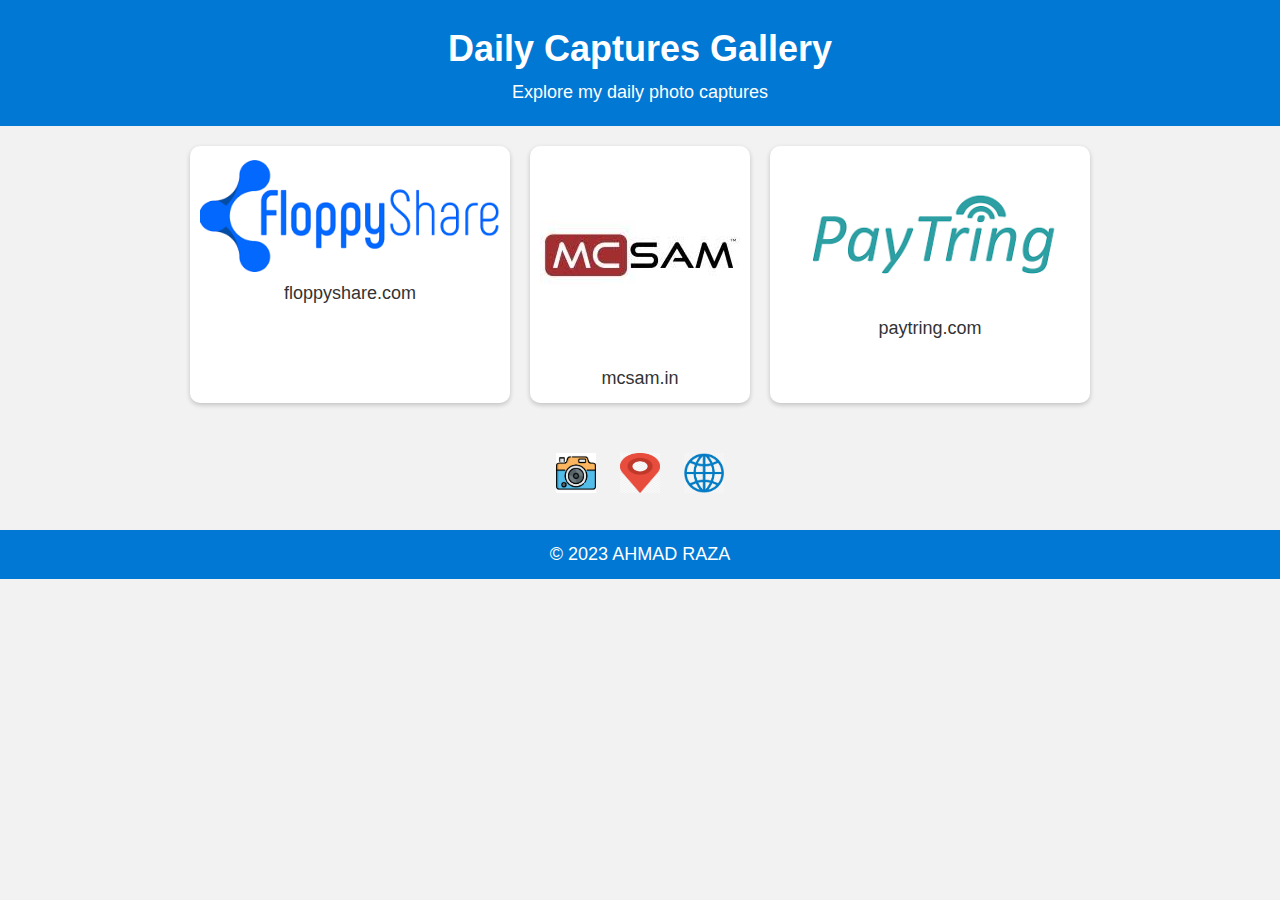
<file: backups/index.html>
<!DOCTYPE html>
<html lang="en">
<head>
    <meta charset="UTF-8">
    <meta name="viewport" content="width=device-width, initial-scale=1.0">
    <link rel="stylesheet" href="styles.css">
    <title>Daily Captures Gallery</title>
</head>
<body>
    <header>
        <h1>Daily Captures Gallery</h1>
        <p>Explore my daily photo captures</p>
    </header>

    <section class="image-gallery">
        <div class="image-card">
            <img src="image1.jpg" alt="Daily Capture 1">
            <p>floppyshare.com</p>
        </div>
        <div class="image-card">
            <img src="image2.jpg" alt="Daily Capture 2">
            <p>mcsam.in</p>
        </div>
        <div class="image-card">
            <img src="image3.jpg" alt="Daily Capture 3">
            <p>paytring.com</p>
        </div>
        <!-- Add more image cards here with your daily captures -->
    </section>

    <section class="icons">
        <img src="camera-icon.png" alt="Camera Icon">
        <img src="heart-icon.png" alt="Heart Icon">
        <img src="share-icon.png" alt="Share Icon">
    </section>

    <footer>
        <p>&copy; 2023 AHMAD RAZA</p>
    </footer>
</body>
</html>
</file>
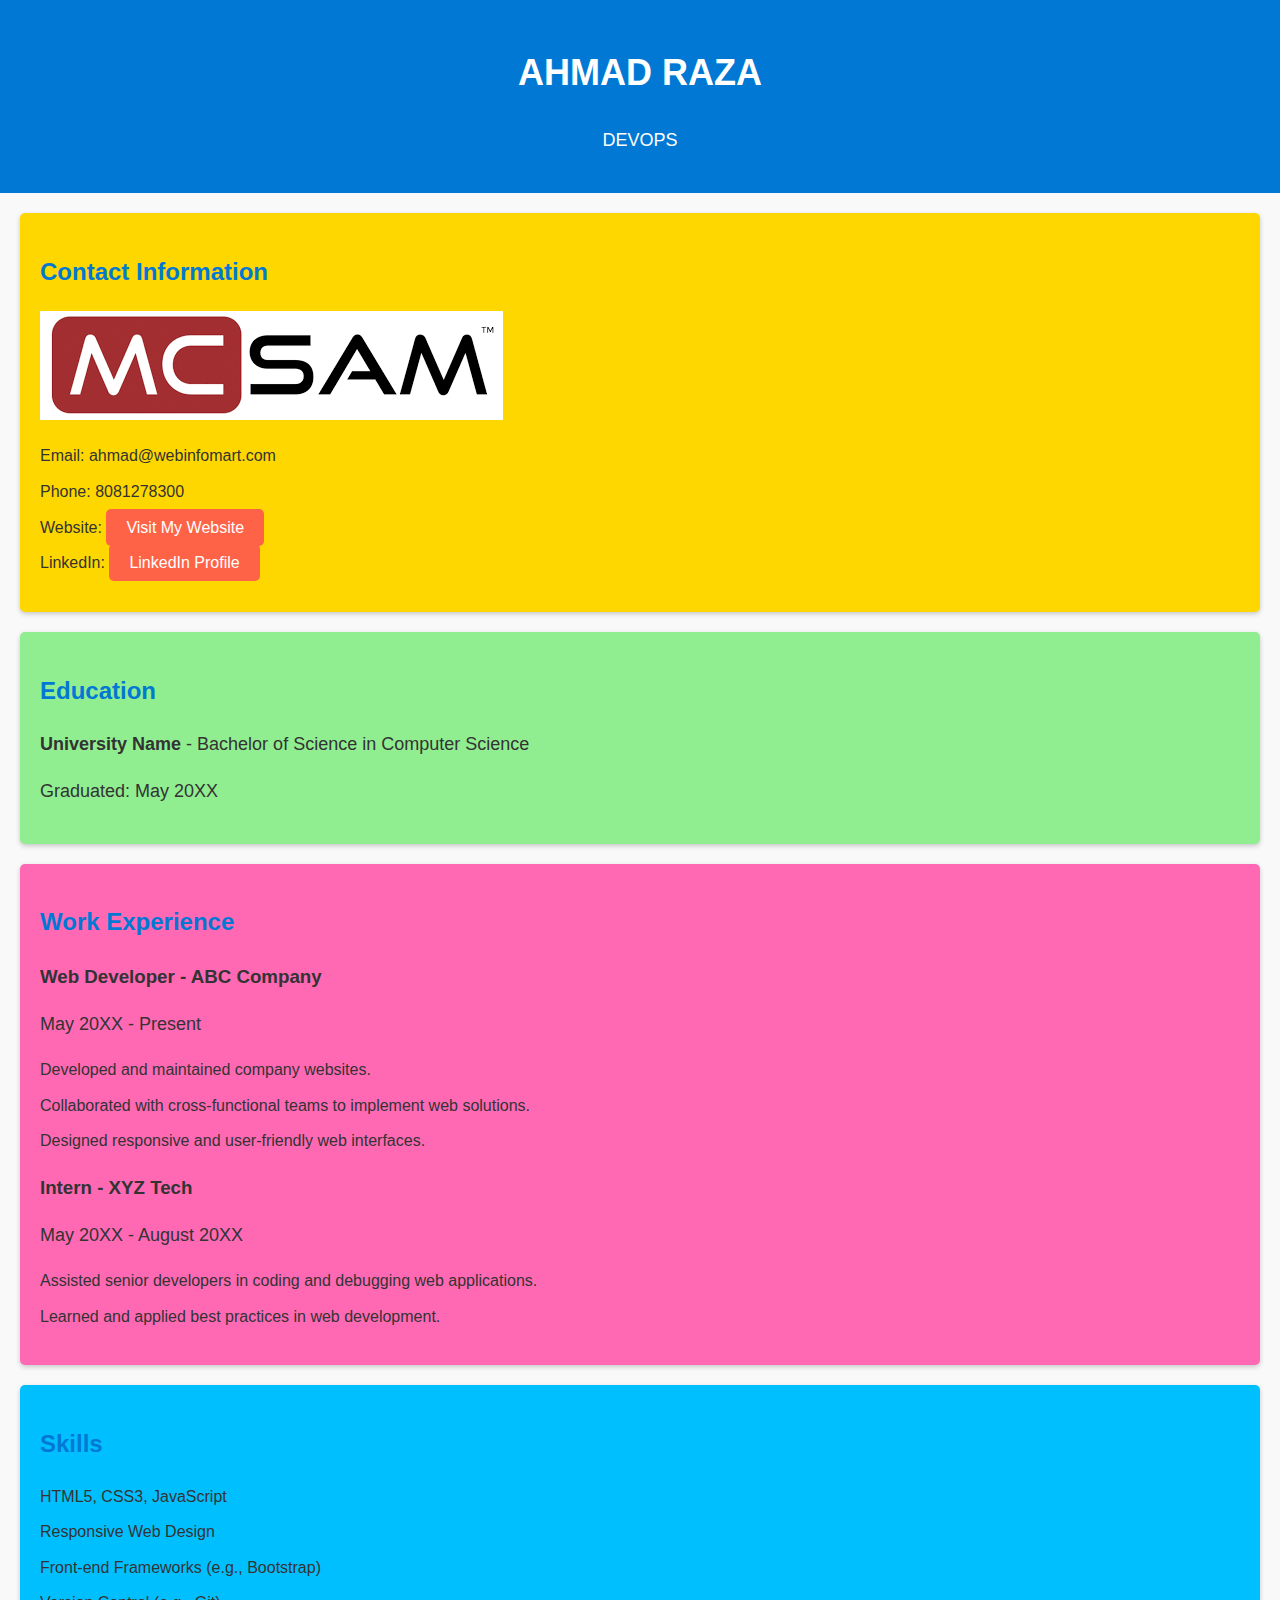
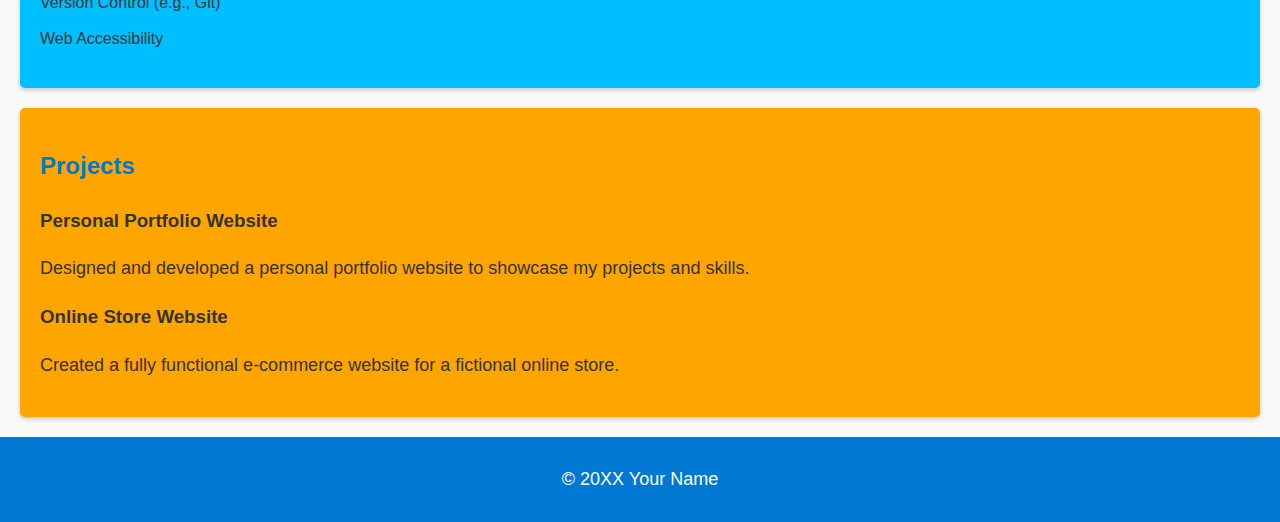
<file: webhost (copy)/index.html>
<!DOCTYPE html>
<html lang="en">
<head>
    <meta charset="UTF-8">
    <meta name="viewport" content="width=device-width, initial-scale=1.0">
    <link rel="stylesheet" href="styles.css">
    <title>Your Resume</title>
</head>
<body>
    <header>
        <h1>AHMAD RAZA</h1>
        <p>DEVOPS</p>
    </header>

    <section class="contact">
        <h2>Contact Information</h2>
        <img src="spark.jpg" alt="Your Profile Picture" class="profile-picture">
        <ul>
            <li>Email: ahmad@webinfomart.com</li>
            <li>Phone: 8081278300</li>
            <li>Website: <a href="https://localhost.com" class="button">Visit My Website</a></li>
            <li>LinkedIn: <a href="https://www.linkedin.com/in/yourprofile" class="button">LinkedIn Profile</a></li>
        </ul>
    </section>
    

    <section class="education">
        <h2>Education</h2>
        <p><strong>University Name</strong> - Bachelor of Science in Computer Science</p>
        <p>Graduated: May 20XX</p>
    </section>

    <section class="experience">
        <h2>Work Experience</h2>
        <h3>Web Developer - ABC Company</h3>
        <p>May 20XX - Present</p>
        <ul>
            <li>Developed and maintained company websites.</li>
            <li>Collaborated with cross-functional teams to implement web solutions.</li>
            <li>Designed responsive and user-friendly web interfaces.</li>
        </ul>

        <h3>Intern - XYZ Tech</h3>
        <p>May 20XX - August 20XX</p>
        <ul>
            <li>Assisted senior developers in coding and debugging web applications.</li>
            <li>Learned and applied best practices in web development.</li>
        </ul>
    </section>

    <section class="skills">
        <h2>Skills</h2>
        <ul>
            <li>HTML5, CSS3, JavaScript</li>
            <li>Responsive Web Design</li>
            <li>Front-end Frameworks (e.g., Bootstrap)</li>
            <li>Version Control (e.g., Git)</li>
            <li>Web Accessibility</li>
        </ul>
    </section>

    <section class="projects">
        <h2>Projects</h2>
        <h3>Personal Portfolio Website</h3>
        <p>Designed and developed a personal portfolio website to showcase my projects and skills.</p>

        <h3>Online Store Website</h3>
        <p>Created a fully functional e-commerce website for a fictional online store.</p>
    </section>

    <footer>
        <p>&copy; 20XX Your Name</p>
    </footer>
</body>
</html>
</file>
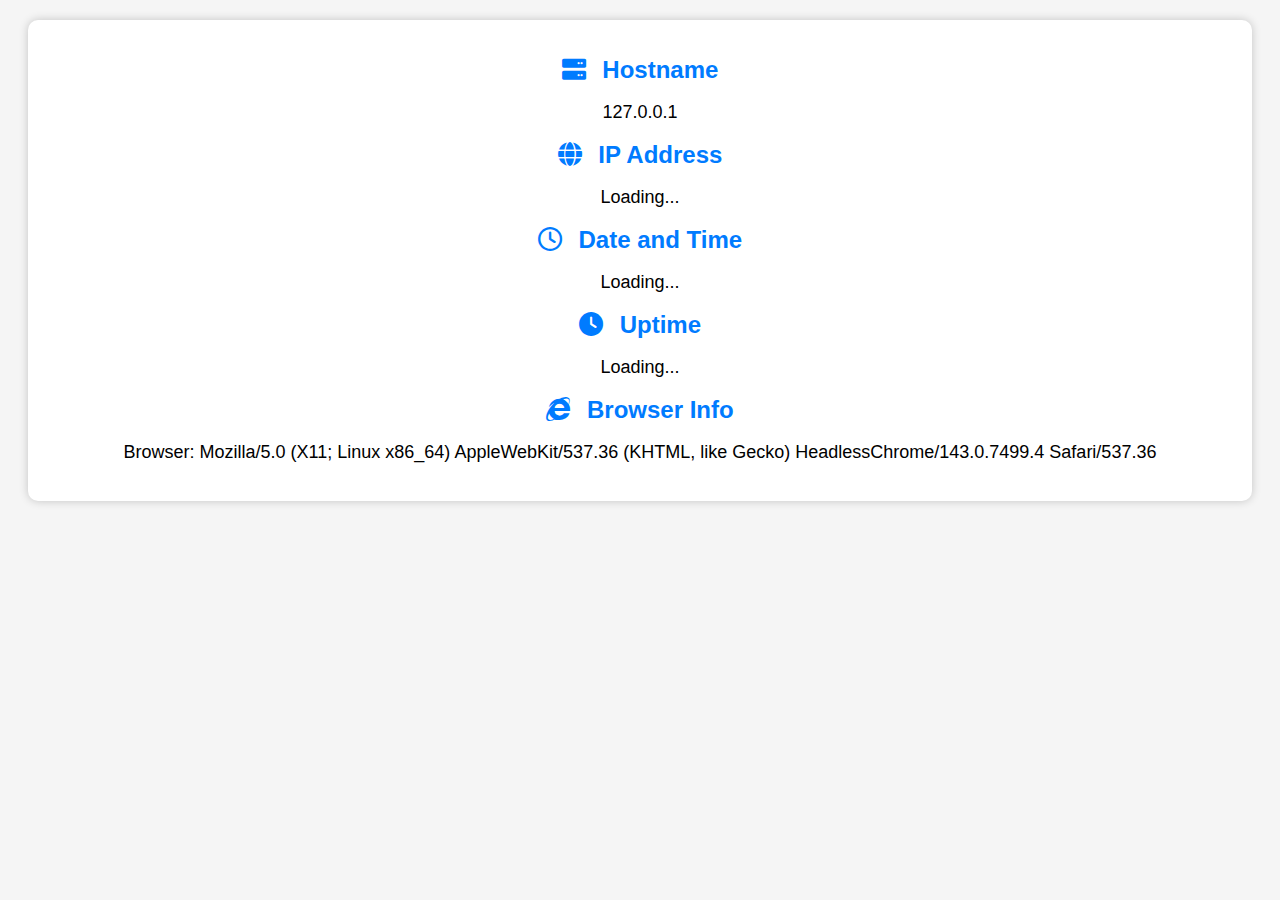
<file: webhost/index.html>
<!DOCTYPE html>
<html lang="en">
<head>
    <meta charset="UTF-8">
    <meta name="viewport" content="width=device-width, initial-scale=1.0">
    <link rel="stylesheet" href="styles.css">
    <link rel="stylesheet" href="https://cdnjs.cloudflare.com/ajax/libs/font-awesome/6.0.0-beta3/css/all.min.css">
    <title>System Information</title>
</head>
<body>
    <div class="container">
        <h1><i class="fas fa-server"></i> Hostname</h1>
        <p id="hostname">Loading...</p>
        
        <h1><i class="fas fa-globe"></i> IP Address</h1>
        <p id="ip">Loading...</p>
        
        <h1><i class="far fa-clock"></i> Date and Time</h1>
        <p id="datetime">Loading...</p>
        
        <h1><i class="fas fa-clock"></i> Uptime</h1>
        <p id="uptime">Loading...</p>
        
        <h1><i class="fab fa-internet-explorer"></i> Browser Info</h1>
        <p id="browser">Loading...</p>
    </div>
    
    <script src="script.js"></script>
</body>
</html>
</file>
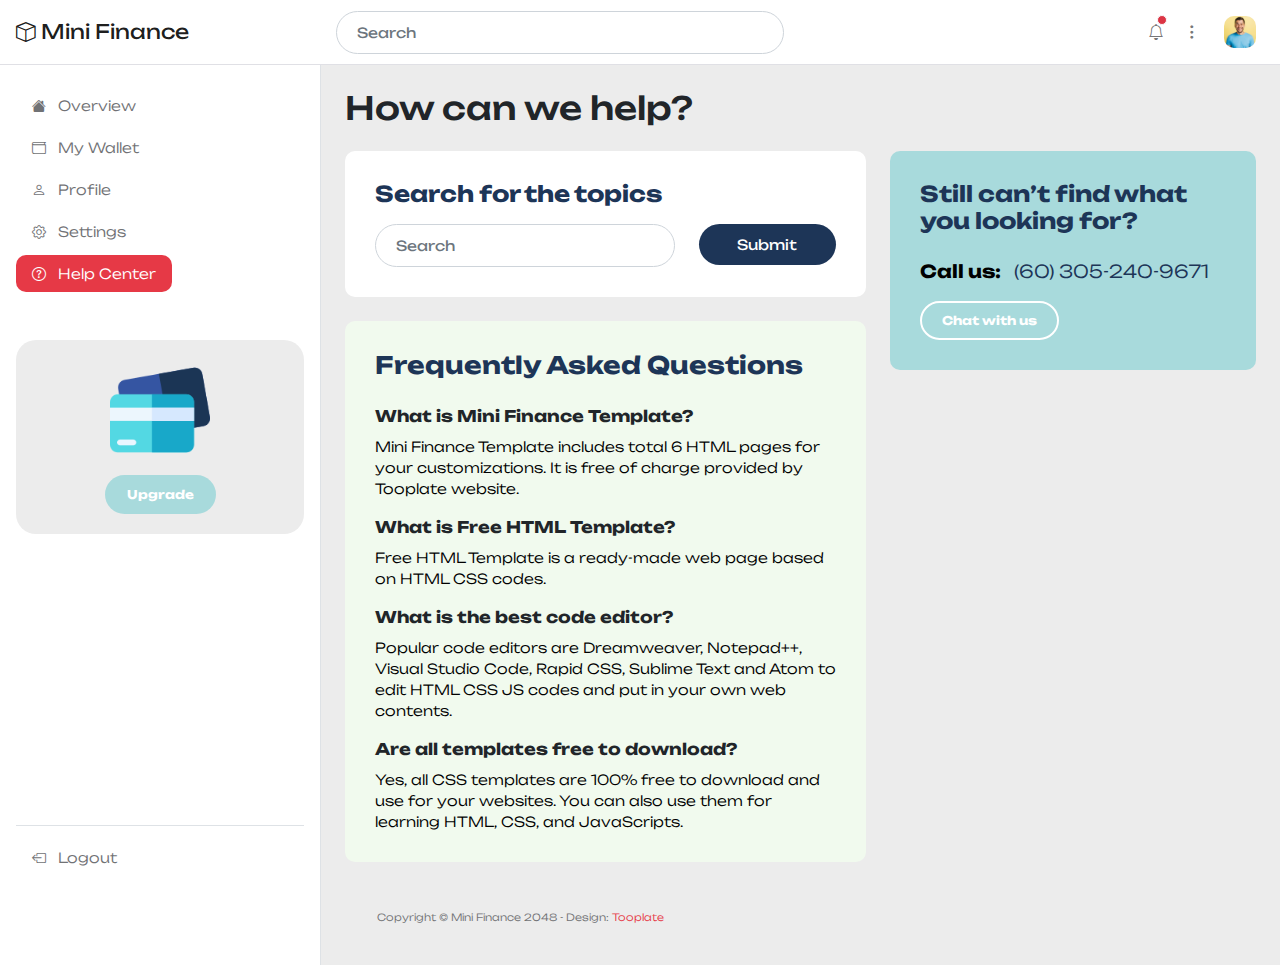
<file: docker2/help-center.html>
<!doctype html>
<html lang="en">
    <head>
        <meta charset="utf-8">
        <meta name="viewport" content="width=device-width, initial-scale=1">

        <meta name="description" content="">
        <meta name="author" content="">

        <title>Mini Finance - Help Center</title>

        <!-- CSS FILES -->      
        <link rel="preconnect" href="https://fonts.googleapis.com">
        
        <link rel="preconnect" href="https://fonts.gstatic.com" crossorigin>

        <link href="https://fonts.googleapis.com/css2?family=Unbounded:wght@300;400;700&display=swap" rel="stylesheet">

        <link href="css/bootstrap.min.css" rel="stylesheet">

        <link href="css/bootstrap-icons.css" rel="stylesheet">

        <link href="css/tooplate-mini-finance.css" rel="stylesheet">
<!--

Tooplate 2135 Mini Finance

https://www.tooplate.com/view/2135-mini-finance

Bootstrap 5 Dashboard Admin Template

-->
    </head>
    
    <body>
        <header class="navbar sticky-top flex-md-nowrap">
            <div class="col-md-3 col-lg-3 me-0 px-3 fs-6">
                <a class="navbar-brand" href="index.html">
                    <i class="bi-box"></i>
                    Mini Finance
                </a>
            </div>

            <button class="navbar-toggler position-absolute d-md-none collapsed" type="button" data-bs-toggle="collapse" data-bs-target="#sidebarMenu" aria-controls="sidebarMenu" aria-expanded="false" aria-label="Toggle navigation">
                <span class="navbar-toggler-icon"></span>
            </button>

            <form class="custom-form header-form ms-lg-3 ms-md-3 me-lg-auto me-md-auto order-2 order-lg-0 order-md-0" action="#" method="get" role="form">
                <input class="form-control" name="search" type="text" placeholder="Search" aria-label="Search">
            </form>

            <div class="navbar-nav me-lg-2">
                <div class="nav-item text-nowrap d-flex align-items-center">
                    <div class="dropdown ps-3">
                        <a class="nav-link dropdown-toggle text-center" href="#" role="button" data-bs-toggle="dropdown" aria-expanded="false">
                            <i class="bi-bell"></i>
                            <span class="position-absolute start-100 translate-middle p-1 bg-danger border border-light rounded-circle">
                                <span class="visually-hidden">New alerts</span>
                            </span>
                        </a>

                        <ul class="dropdown-menu notifications-block-wrap bg-white shadow">
                            <small>Notifications</small>

                            <li class="notifications-block border-bottom pb-2 mb-2">
                                <a class="dropdown-item d-flex align-items-center" href="#">
                                    <div class="notifications-icon-wrap bg-success">
                                        <i class="notifications-icon bi-check-circle-fill"></i>
                                    </div>

                                    <div>
                                        <span>Your account has been created successfuly.</span>

                                        <p>12 days ago</p>
                                    </div>
                                </a>
                            </li>

                            <li class="notifications-block border-bottom pb-2 mb-2">
                                <a class="dropdown-item d-flex align-items-center" href="#">
                                    <div class="notifications-icon-wrap bg-info">
                                        <i class="notifications-icon bi-folder"></i>
                                    </div>

                                    <div>
                                        <span>Please check. We have sent a Daily report.</span>

                                        <p>10 days ago</p>
                                    </div>
                                </a>
                            </li>

                            <li class="notifications-block">
                                <a class="dropdown-item d-flex align-items-center" href="#">
                                    <div class="notifications-icon-wrap bg-danger">
                                        <i class="notifications-icon bi-question-circle"></i>
                                    </div>

                                    <div>
                                        <span>Account verification failed.</span>

                                        <p>1 hour ago</p>
                                    </div>
                                </a>
                            </li>
                        </ul>
                    </div>

                    <div class="dropdown ps-1">
                        <a class="nav-link dropdown-toggle text-center" href="#" role="button" data-bs-toggle="dropdown" aria-expanded="false">
                            <i class="bi-three-dots-vertical"></i>
                        </a>

                        <div class="dropdown-menu dropdown-menu-social bg-white shadow">
                            <div class="container">
                                <div class="row">
                                    <div class="col-lg-4 col-md-4 col-4">
                                        <a class="dropdown-item text-center" href="#">
                                            <img src="images/social/search.png" class="profile-image img-fluid" alt="">
                                            <span class="d-block">Google</span>
                                        </a>
                                    </div>

                                    <div class="col-lg-4 col-md-4 col-4">
                                        <a class="dropdown-item text-center" href="#">
                                            <img src="images/social/spotify.png" class="profile-image img-fluid" alt="">
                                            <span class="d-block">Spotify</span>
                                        </a>
                                    </div>

                                    <div class="col-lg-4 col-md-4 col-4">
                                        <a class="dropdown-item text-center" href="#">
                                            <img src="images/social/telegram.png" class="profile-image img-fluid" alt="">
                                            <span class="d-block">Telegram</span>
                                        </a>
                                    </div>

                                    <div class="col-lg-4 col-md-4 col-4">
                                        <a class="dropdown-item text-center" href="#">
                                            <img src="images/social/snapchat.png" class="profile-image img-fluid" alt="">
                                            <span class="d-block">Snapchat</span>
                                        </a>
                                    </div>

                                    <div class="col-lg-4 col-md-4 col-4">
                                        <a class="dropdown-item text-center" href="#">
                                            <img src="images/social/tiktok.png" class="profile-image img-fluid" alt="">
                                            <span class="d-block">Tiktok</span>
                                        </a>
                                    </div>

                                    <div class="col-lg-4 col-md-4 col-4">
                                        <a class="dropdown-item text-center" href="#">
                                            <img src="images/social/youtube.png" class="profile-image img-fluid" alt="">
                                            <span class="d-block">Youtube</span>
                                        </a>
                                    </div>
                                </div>
                            </div>
                        </div>
                    </div>

                    <div class="dropdown px-3">
                        <a class="nav-link dropdown-toggle" href="#" role="button" data-bs-toggle="dropdown" aria-expanded="false">
                            <img src="images/medium-shot-happy-man-smiling.jpg" class="profile-image img-fluid" alt="">
                        </a>
                        <ul class="dropdown-menu bg-white shadow">
                            <li>
                                <div class="dropdown-menu-profile-thumb d-flex">
                                    <img src="images/medium-shot-happy-man-smiling.jpg" class="profile-image img-fluid me-3" alt="">

                                    <div class="d-flex flex-column">
                                        <small>Thomas</small>
                                        <a href="#">thomas@site.com</a>
                                    </div>
                                </div>
                            </li>

                            <li>
                                <a class="dropdown-item" href="profile.html">
                                    <i class="bi-person me-2"></i>
                                    Profile
                                </a>
                            </li>

                            <li>
                                <a class="dropdown-item" href="setting.html">
                                    <i class="bi-gear me-2"></i>
                                    Settings
                                </a>
                            </li>

                            <li>
                                <a class="dropdown-item" href="help-center.html">
                                    <i class="bi-question-circle me-2"></i>
                                    Help
                                </a>
                            </li>

                            <li class="border-top mt-3 pt-2 mx-4">
                                <a class="dropdown-item ms-0 me-0" href="#">
                                    <i class="bi-box-arrow-left me-2"></i>
                                    Logout
                                </a>
                            </li>
                        </ul>
                    </div>
                </div>
            </div>
        </header>

        <div class="container-fluid">
            <div class="row">
                <nav id="sidebarMenu" class="col-md-3 col-lg-3 d-md-block sidebar collapse">
                    <div class="position-sticky py-4 px-3 sidebar-sticky">
                        <ul class="nav flex-column h-100">
                            <li class="nav-item">
                                <a class="nav-link" aria-current="page" href="index.html">
                                    <i class="bi-house-fill me-2"></i>
                                    Overview
                                </a>
                            </li>

                            <li class="nav-item">
                                <a class="nav-link" href="wallet.html">
                                    <i class="bi-wallet me-2"></i>
                                    My Wallet
                                </a>
                            </li>

                            <li class="nav-item">
                                <a class="nav-link" href="profile.html">
                                    <i class="bi-person me-2"></i>
                                    Profile
                                </a>
                            </li>

                            <li class="nav-item">
                                <a class="nav-link" href="setting.html">
                                    <i class="bi-gear me-2"></i>
                                    Settings
                                </a>
                            </li>

                            <li class="nav-item">
                                <a class="nav-link active" href="help-center.html">
                                    <i class="bi-question-circle me-2"></i>
                                    Help Center
                                </a>
                            </li>

                            <li class="nav-item featured-box mt-lg-5 mt-4 mb-4">
                                <img src="images/credit-card.png" class="img-fluid" alt="">

                                <a class="btn custom-btn" href="#">Upgrade</a>
                            </li>

                            <li class="nav-item border-top mt-auto pt-2">
                                <a class="nav-link" href="#">
                                    <i class="bi-box-arrow-left me-2"></i>
                                    Logout
                                </a>
                            </li>
                        </ul>
                    </div>
                </nav>

                <main class="main-wrapper col-md-9 ms-sm-auto py-4 col-lg-9 px-md-4 border-start">
                    <div class="title-group mb-3">
                        <h1 class="h2 mb-0">How can we help?</h1>
                    </div>

                    <div class="row my-4">
                        <div class="col-lg-7 col-12">
                            <div class="custom-block bg-white">
                                <form class="custom-form search-form" action="#" method="post" role="form">
                                    <div class="row">
                                        <div class="col-lg-12 mb-2">
                                            <h6>Search for the topics</h6>
                                        </div>

                                        <div class="col-lg-8 col-md-8 col-12">
                                            <input class="form-control mb-lg-0 mb-md-0" name="search" type="text" placeholder="Search" aria-label="Search">
                                        </div>

                                        <div class="col-lg-4 col-md-4 col-12">
                                            <button type="submit" class="form-control">
                                                Submit
                                            </button>
                                        </div>
                                    </div>
                                </form>
                            </div>

                            <div class="custom-block custom-block-faq">
                                <h5 class="mb-4">Frequently Asked Questions</h5>

                                <strong class="d-block mb-2">What is Mini Finance Template?</strong>

                                <p>Mini Finance Template includes total 6 HTML pages for your customizations. It is free of charge provided by Tooplate website.</p>
                                
                                <strong class="d-block mt-3 mb-2">What is Free HTML Template?</strong>

                                <p>Free HTML Template is a ready-made web page based on HTML CSS codes.</p>

                                <strong class="d-block mt-3 mb-2">What is the best code editor?</strong>

                                <p>Popular code editors are Dreamweaver, Notepad++, Visual Studio Code, Rapid CSS, Sublime Text and Atom to edit HTML CSS JS codes and put in your own web contents.</p>

                                 <strong class="d-block mt-3 mb-2">Are all templates free to download?</strong>

                                 <p>Yes, all CSS templates are 100% free to download and use for your websites. You can also use them for learning HTML, CSS, and JavaScripts.</p>
                            </div>
                        </div>

                        <div class="col-lg-5 col-12">
                            <div class="custom-block custom-block-contact">
                                <h6 class="mb-4">Still can’t find what you looking for?</h6>

                                <p>
                                    <strong>Call us:</strong>
                                    <a href="tel: 305-240-9671" class="ms-2">
                                        (60) 
                                        305-240-9671
                                    </a>
                                </p>

                                <a href="#" class="btn custom-btn custom-btn-bg-white mt-3">
                                    Chat with us
                                </a>
                            </div>
                        </div>
                    </div>

                    <footer class="site-footer">
                        <div class="container">
                            <div class="row">
                                
                                <div class="col-lg-12 col-12">
                                    <p class="copyright-text">Copyright © Mini Finance 2048 
                                    - Design: <a rel="sponsored" href="https://www.tooplate.com" target="_blank">Tooplate</a></p>
                                </div>

                            </div>
                        </div>
                    </footer>
                </main>

            </div>
        </div>

        <!-- JAVASCRIPT FILES -->
        <script src="js/jquery.min.js"></script>
        <script src="js/bootstrap.bundle.min.js"></script>
        <script src="js/custom.js"></script>

    </body>
</html>
</file>
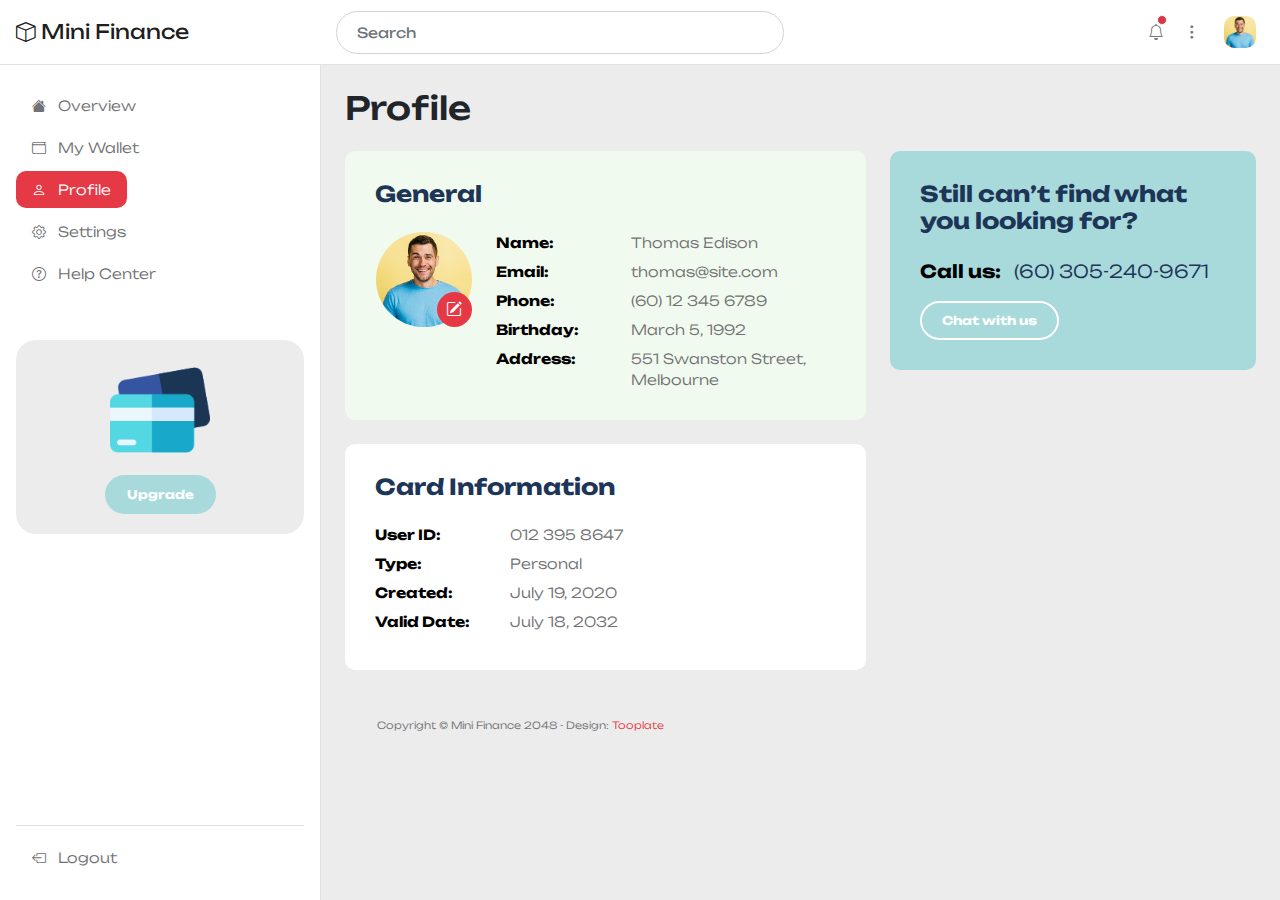
<file: docker2/profile.html>
<!doctype html>
<html lang="en">
    <head>
        <meta charset="utf-8">
        <meta name="viewport" content="width=device-width, initial-scale=1">

        <meta name="description" content="">
        <meta name="author" content="">

        <title>Mini Finance - Profile Page</title>

        <!-- CSS FILES -->      
        <link rel="preconnect" href="https://fonts.googleapis.com">
        
        <link rel="preconnect" href="https://fonts.gstatic.com" crossorigin>

        <link href="https://fonts.googleapis.com/css2?family=Unbounded:wght@300;400;700&display=swap" rel="stylesheet">

        <link href="css/bootstrap.min.css" rel="stylesheet">

        <link href="css/bootstrap-icons.css" rel="stylesheet">

        <link href="css/tooplate-mini-finance.css" rel="stylesheet">
<!--

Tooplate 2135 Mini Finance

https://www.tooplate.com/view/2135-mini-finance

Bootstrap 5 Dashboard Admin Template

-->
    </head>
    
    <body>
        <header class="navbar sticky-top flex-md-nowrap">
            <div class="col-md-3 col-lg-3 me-0 px-3 fs-6">
                <a class="navbar-brand" href="index.html">
                    <i class="bi-box"></i>
                    Mini Finance
                </a>
            </div>

            <button class="navbar-toggler position-absolute d-md-none collapsed" type="button" data-bs-toggle="collapse" data-bs-target="#sidebarMenu" aria-controls="sidebarMenu" aria-expanded="false" aria-label="Toggle navigation">
                <span class="navbar-toggler-icon"></span>
            </button>
            
            <form class="custom-form header-form ms-lg-3 ms-md-3 me-lg-auto me-md-auto order-2 order-lg-0 order-md-0" action="#" method="get" role="form">
                <input class="form-control" name="search" type="text" placeholder="Search" aria-label="Search">
            </form>

            <div class="navbar-nav me-lg-2">
                <div class="nav-item text-nowrap d-flex align-items-center">
                    <div class="dropdown ps-3">
                        <a class="nav-link dropdown-toggle text-center" href="#" role="button" data-bs-toggle="dropdown" aria-expanded="false">
                            <i class="bi-bell"></i>
                            <span class="position-absolute start-100 translate-middle p-1 bg-danger border border-light rounded-circle">
                                <span class="visually-hidden">New alerts</span>
                            </span>
                        </a>

                        <ul class="dropdown-menu notifications-block-wrap bg-white shadow">
                            <small>Notifications</small>

                            <li class="notifications-block border-bottom pb-2 mb-2">
                                <a class="dropdown-item d-flex align-items-center" href="#">
                                    <div class="notifications-icon-wrap bg-success">
                                        <i class="notifications-icon bi-check-circle-fill"></i>
                                    </div>

                                    <div>
                                        <span>Your account has been created successfuly.</span>

                                        <p>12 days ago</p>
                                    </div>
                                </a>
                            </li>

                            <li class="notifications-block border-bottom pb-2 mb-2">
                                <a class="dropdown-item d-flex align-items-center" href="#">
                                    <div class="notifications-icon-wrap bg-info">
                                        <i class="notifications-icon bi-folder"></i>
                                    </div>

                                    <div>
                                        <span>Please check. We have sent a Daily report.</span>

                                        <p>10 days ago</p>
                                    </div>
                                </a>
                            </li>

                            <li class="notifications-block">
                                <a class="dropdown-item d-flex align-items-center" href="#">
                                    <div class="notifications-icon-wrap bg-danger">
                                        <i class="notifications-icon bi-question-circle"></i>
                                    </div>

                                    <div>
                                        <span>Account verification failed.</span>

                                        <p>1 hour ago</p>
                                    </div>
                                </a>
                            </li>
                        </ul>
                    </div>

                    <div class="dropdown ps-1">
                        <a class="nav-link dropdown-toggle text-center" href="#" role="button" data-bs-toggle="dropdown" aria-expanded="false">
                            <i class="bi-three-dots-vertical"></i>
                        </a>

                        <div class="dropdown-menu dropdown-menu-social bg-white shadow">
                            <div class="container">
                                <div class="row">
                                    <div class="col-lg-4 col-md-4 col-4">
                                        <a class="dropdown-item text-center" href="#">
                                            <img src="images/social/search.png" class="profile-image img-fluid" alt="">
                                            <span class="d-block">Google</span>
                                        </a>
                                    </div>

                                    <div class="col-lg-4 col-md-4 col-4">
                                        <a class="dropdown-item text-center" href="#">
                                            <img src="images/social/spotify.png" class="profile-image img-fluid" alt="">
                                            <span class="d-block">Spotify</span>
                                        </a>
                                    </div>

                                    <div class="col-lg-4 col-md-4 col-4">
                                        <a class="dropdown-item text-center" href="#">
                                            <img src="images/social/telegram.png" class="profile-image img-fluid" alt="">
                                            <span class="d-block">Telegram</span>
                                        </a>
                                    </div>

                                    <div class="col-lg-4 col-md-4 col-4">
                                        <a class="dropdown-item text-center" href="#">
                                            <img src="images/social/snapchat.png" class="profile-image img-fluid" alt="">
                                            <span class="d-block">Snapchat</span>
                                        </a>
                                    </div>

                                    <div class="col-lg-4 col-md-4 col-4">
                                        <a class="dropdown-item text-center" href="#">
                                            <img src="images/social/tiktok.png" class="profile-image img-fluid" alt="">
                                            <span class="d-block">Tiktok</span>
                                        </a>
                                    </div>

                                    <div class="col-lg-4 col-md-4 col-4">
                                        <a class="dropdown-item text-center" href="#">
                                            <img src="images/social/youtube.png" class="profile-image img-fluid" alt="">
                                            <span class="d-block">Youtube</span>
                                        </a>
                                    </div>
                                </div>
                            </div>
                        </div>
                    </div>

                    <div class="dropdown px-3">
                        <a class="nav-link dropdown-toggle" href="#" role="button" data-bs-toggle="dropdown" aria-expanded="false">
                            <img src="images/medium-shot-happy-man-smiling.jpg" class="profile-image img-fluid" alt="">
                        </a>
                        <ul class="dropdown-menu bg-white shadow">
                            <li>
                                <div class="dropdown-menu-profile-thumb d-flex">
                                    <img src="images/medium-shot-happy-man-smiling.jpg" class="profile-image img-fluid me-3" alt="">

                                    <div class="d-flex flex-column">
                                        <small>Thomas</small>
                                        <a href="#">thomas@site.com</a>
                                    </div>
                                </div>
                            </li>

                            <li>
                                <a class="dropdown-item" href="profile.html">
                                    <i class="bi-person me-2"></i>
                                    Profile
                                </a>
                            </li>

                            <li>
                                <a class="dropdown-item" href="setting.html">
                                    <i class="bi-gear me-2"></i>
                                    Settings
                                </a>
                            </li>

                            <li>
                                <a class="dropdown-item" href="help-center.html">
                                    <i class="bi-question-circle me-2"></i>
                                    Help
                                </a>
                            </li>

                            <li class="border-top mt-3 pt-2 mx-4">
                                <a class="dropdown-item ms-0 me-0" href="#">
                                    <i class="bi-box-arrow-left me-2"></i>
                                    Logout
                                </a>
                            </li>
                        </ul>
                    </div>
                </div>
            </div>
        </header>

        <div class="container-fluid">
            <div class="row">
                <nav id="sidebarMenu" class="col-md-3 col-lg-3 d-md-block sidebar collapse">
                    <div class="position-sticky py-4 px-3 sidebar-sticky">
                        <ul class="nav flex-column h-100">
                            <li class="nav-item">
                                <a class="nav-link" aria-current="page" href="index.html">
                                    <i class="bi-house-fill me-2"></i>
                                    Overview
                                </a>
                            </li>

                            <li class="nav-item">
                                <a class="nav-link" href="wallet.html">
                                    <i class="bi-wallet me-2"></i>
                                    My Wallet
                                </a>
                            </li>

                            <li class="nav-item">
                                <a class="nav-link active" href="profile.html">
                                    <i class="bi-person me-2"></i>
                                    Profile
                                </a>
                            </li>

                            <li class="nav-item">
                                <a class="nav-link" href="setting.html">
                                    <i class="bi-gear me-2"></i>
                                    Settings
                                </a>
                            </li>

                            <li class="nav-item">
                                <a class="nav-link" href="help-center.html">
                                    <i class="bi-question-circle me-2"></i>
                                    Help Center
                                </a>
                            </li>

                            <li class="nav-item featured-box mt-lg-5 mt-4 mb-4">
                                <img src="images/credit-card.png" class="img-fluid" alt="">

                                <a class="btn custom-btn" href="#">Upgrade</a>
                            </li>

                            <li class="nav-item border-top mt-auto pt-2">
                                <a class="nav-link" href="#">
                                    <i class="bi-box-arrow-left me-2"></i>
                                    Logout
                                </a>
                            </li>
                        </ul>
                    </div>
                </nav>

                <main class="main-wrapper col-md-9 ms-sm-auto py-4 col-lg-9 px-md-4 border-start">
                    <div class="title-group mb-3">
                        <h1 class="h2 mb-0">Profile</h1>
                    </div>

                    <div class="row my-4">
                        <div class="col-lg-7 col-12">
                            <div class="custom-block custom-block-profile">
                                <div class="row">
                                    <div class="col-lg-12 col-12 mb-3">
                                        <h6>General</h6>
                                    </div>

                                    <div class="col-lg-3 col-12 mb-4 mb-lg-0">
                                        <div class="custom-block-profile-image-wrap">
                                            <img src="images/medium-shot-happy-man-smiling.jpg" class="custom-block-profile-image img-fluid" alt="">

                                            <a href="setting.html" class="bi-pencil-square custom-block-edit-icon"></a>
                                        </div>
                                    </div>

                                    <div class="col-lg-9 col-12">
                                        <p class="d-flex flex-wrap mb-2">
                                            <strong>Name:</strong>

                                            <span>Thomas Edison</span>
                                        </p>

                                        <p class="d-flex flex-wrap mb-2">
                                            <strong>Email:</strong>
                                            
                                            <a href="#">
                                                thomas@site.com
                                            </a>
                                        </p>

                                        <p class="d-flex flex-wrap mb-2">
                                            <strong>Phone:</strong>

                                            <a href="#">
                                                (60) 12 345 6789
                                            </a>
                                        </p>

                                        <p class="d-flex flex-wrap mb-2">
                                            <strong>Birthday:</strong>

                                            <span>March 5, 1992</span>
                                        </p>

                                        <p class="d-flex flex-wrap">
                                            <strong>Address:</strong>

                                            <span>551 Swanston Street, Melbourne</span>
                                        </p>
                                    </div>
                                </div>
                            </div>

                            <div class="custom-block custom-block-profile bg-white">
                                <h6 class="mb-4">Card Information</h6>

                                <p class="d-flex flex-wrap mb-2">
                                    <strong>User ID:</strong>

                                    <span>012 395 8647</span>
                                </p>

                                <p class="d-flex flex-wrap mb-2">
                                    <strong>Type:</strong>

                                    <span>Personal</span>
                                </p>

                                <p class="d-flex flex-wrap mb-2">
                                    <strong>Created:</strong>

                                    <span>July 19, 2020</span>
                                </p>

                                <p class="d-flex flex-wrap mb-2">
                                    <strong>Valid Date:</strong>

                                    <span>July 18, 2032</span>
                                </p>
                            </div>
                        </div>

                        <div class="col-lg-5 col-12">
                            <div class="custom-block custom-block-contact">
                                <h6 class="mb-4">Still can’t find what you looking for?</h6>

                                <p>
                                    <strong>Call us:</strong>
                                    <a href="tel: 305-240-9671" class="ms-2">
                                        (60) 
                                        305-240-9671
                                    </a>
                                </p>

                                <a href="#" class="btn custom-btn custom-btn-bg-white mt-3">
                                    Chat with us
                                </a>
                            </div>
                        </div>
                    </div>

                    <footer class="site-footer">
                        <div class="container">
                            <div class="row">
                                
                                <div class="col-lg-12 col-12">
                                    <p class="copyright-text">Copyright © Mini Finance 2048 
                                    - Design: <a rel="sponsored" href="https://www.tooplate.com" target="_blank">Tooplate</a></p>
                                </div>

                            </div>
                        </div>
                    </footer>
                </main>

            </div>
        </div>

        <!-- JAVASCRIPT FILES -->
        <script src="js/jquery.min.js"></script>
        <script src="js/bootstrap.bundle.min.js"></script>
        <script src="js/custom.js"></script>

    </body>
</html>
</file>
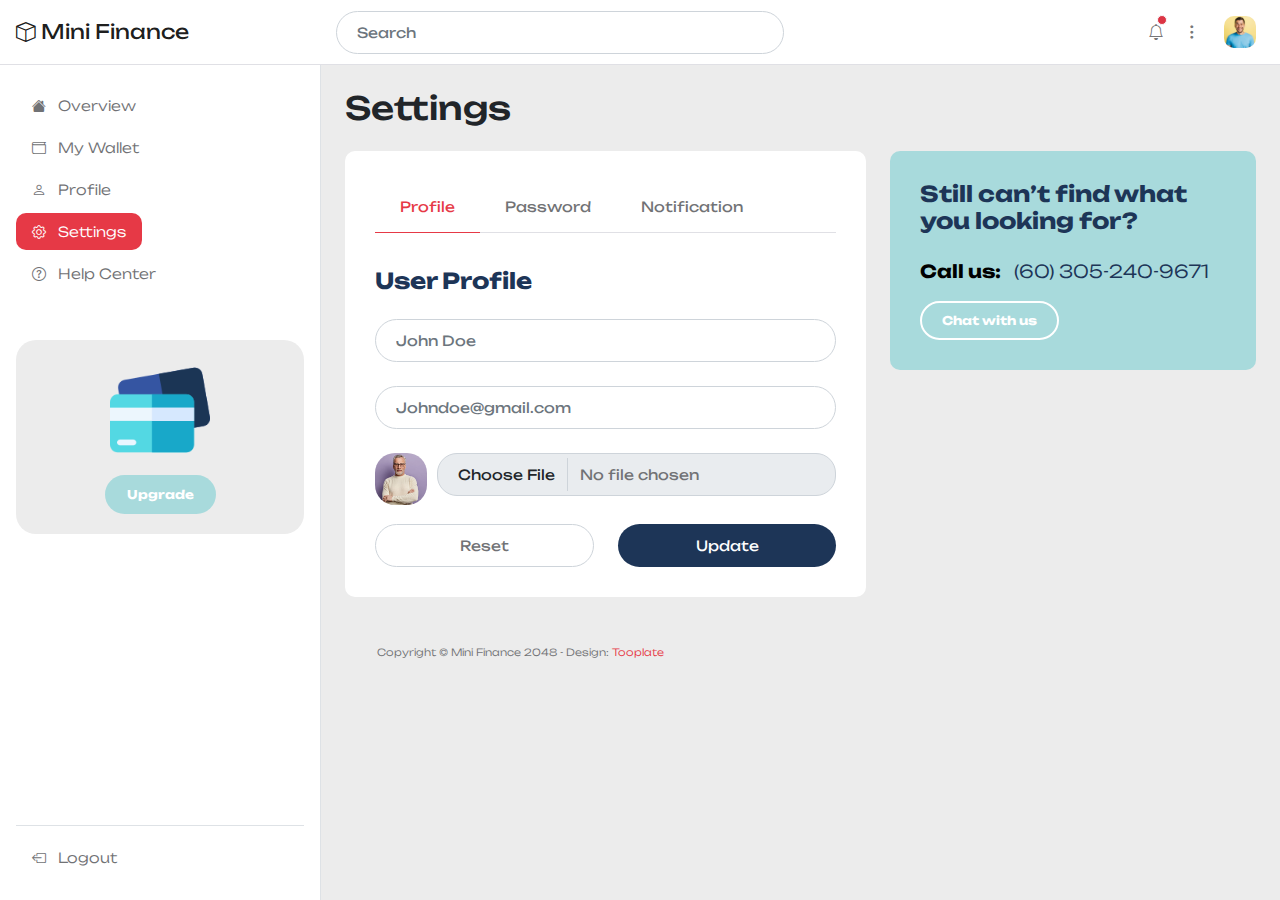
<file: docker2/setting.html>
<!doctype html>
<html lang="en">
    <head>
        <meta charset="utf-8">
        <meta name="viewport" content="width=device-width, initial-scale=1">

        <meta name="description" content="">
        <meta name="author" content="">

        <title>Mini Finance - Settings</title>

        <!-- CSS FILES -->      
        <link rel="preconnect" href="https://fonts.googleapis.com">
        
        <link rel="preconnect" href="https://fonts.gstatic.com" crossorigin>

        <link href="https://fonts.googleapis.com/css2?family=Unbounded:wght@300;400;700&display=swap" rel="stylesheet">

        <link href="css/bootstrap.min.css" rel="stylesheet">

        <link href="css/bootstrap-icons.css" rel="stylesheet">

        <link href="css/tooplate-mini-finance.css" rel="stylesheet">
<!--

Tooplate 2135 Mini Finance

https://www.tooplate.com/view/2135-mini-finance

Bootstrap 5 Dashboard Admin Template

-->
    </head>
    
    <body>
        <header class="navbar sticky-top flex-md-nowrap">
            <div class="col-md-3 col-lg-3 me-0 px-3 fs-6">
                <a class="navbar-brand" href="index.html">
                    <i class="bi-box"></i>
                    Mini Finance
                </a>
            </div>

            <button class="navbar-toggler position-absolute d-md-none collapsed" type="button" data-bs-toggle="collapse" data-bs-target="#sidebarMenu" aria-controls="sidebarMenu" aria-expanded="false" aria-label="Toggle navigation">
                <span class="navbar-toggler-icon"></span>
            </button>

            <form class="custom-form header-form ms-lg-3 ms-md-3 me-lg-auto me-md-auto order-2 order-lg-0 order-md-0" action="#" method="get" role="form">
                <input class="form-control" name="search" type="text" placeholder="Search" aria-label="Search">
            </form>

            <div class="navbar-nav me-lg-2">
                <div class="nav-item text-nowrap d-flex align-items-center">
                    <div class="dropdown ps-3">
                        <a class="nav-link dropdown-toggle text-center" href="#" role="button" data-bs-toggle="dropdown" aria-expanded="false">
                            <i class="bi-bell"></i>
                            <span class="position-absolute start-100 translate-middle p-1 bg-danger border border-light rounded-circle">
                                <span class="visually-hidden">New alerts</span>
                            </span>
                        </a>

                        <ul class="dropdown-menu notifications-block-wrap bg-white shadow">
                            <small>Notifications</small>

                            <li class="notifications-block border-bottom pb-2 mb-2">
                                <a class="dropdown-item d-flex align-items-center" href="#">
                                    <div class="notifications-icon-wrap bg-success">
                                        <i class="notifications-icon bi-check-circle-fill"></i>
                                    </div>

                                    <div>
                                        <span>Your account has been created successfuly.</span>

                                        <p>12 days ago</p>
                                    </div>
                                </a>
                            </li>

                            <li class="notifications-block border-bottom pb-2 mb-2">
                                <a class="dropdown-item d-flex align-items-center" href="#">
                                    <div class="notifications-icon-wrap bg-info">
                                        <i class="notifications-icon bi-folder"></i>
                                    </div>

                                    <div>
                                        <span>Please check. We have sent a Daily report.</span>

                                        <p>10 days ago</p>
                                    </div>
                                </a>
                            </li>

                            <li class="notifications-block">
                                <a class="dropdown-item d-flex align-items-center" href="#">
                                    <div class="notifications-icon-wrap bg-danger">
                                        <i class="notifications-icon bi-question-circle"></i>
                                    </div>

                                    <div>
                                        <span>Account verification failed.</span>

                                        <p>1 hour ago</p>
                                    </div>
                                </a>
                            </li>
                        </ul>
                    </div>

                    <div class="dropdown ps-1">
                        <a class="nav-link dropdown-toggle text-center" href="#" role="button" data-bs-toggle="dropdown" aria-expanded="false">
                            <i class="bi-three-dots-vertical"></i>
                        </a>

                        <div class="dropdown-menu dropdown-menu-social bg-white shadow">
                            <div class="container">
                                <div class="row">
                                    <div class="col-lg-4 col-md-4 col-4">
                                        <a class="dropdown-item text-center" href="#">
                                            <img src="images/social/search.png" class="profile-image img-fluid" alt="">
                                            <span class="d-block">Google</span>
                                        </a>
                                    </div>

                                    <div class="col-lg-4 col-md-4 col-4">
                                        <a class="dropdown-item text-center" href="#">
                                            <img src="images/social/spotify.png" class="profile-image img-fluid" alt="">
                                            <span class="d-block">Spotify</span>
                                        </a>
                                    </div>

                                    <div class="col-lg-4 col-md-4 col-4">
                                        <a class="dropdown-item text-center" href="#">
                                            <img src="images/social/telegram.png" class="profile-image img-fluid" alt="">
                                            <span class="d-block">Telegram</span>
                                        </a>
                                    </div>

                                    <div class="col-lg-4 col-md-4 col-4">
                                        <a class="dropdown-item text-center" href="#">
                                            <img src="images/social/snapchat.png" class="profile-image img-fluid" alt="">
                                            <span class="d-block">Snapchat</span>
                                        </a>
                                    </div>

                                    <div class="col-lg-4 col-md-4 col-4">
                                        <a class="dropdown-item text-center" href="#">
                                            <img src="images/social/tiktok.png" class="profile-image img-fluid" alt="">
                                            <span class="d-block">Tiktok</span>
                                        </a>
                                    </div>

                                    <div class="col-lg-4 col-md-4 col-4">
                                        <a class="dropdown-item text-center" href="#">
                                            <img src="images/social/youtube.png" class="profile-image img-fluid" alt="">
                                            <span class="d-block">Youtube</span>
                                        </a>
                                    </div>
                                </div>
                            </div>
                        </div>
                    </div>

                    <div class="dropdown px-3">
                        <a class="nav-link dropdown-toggle" href="#" role="button" data-bs-toggle="dropdown" aria-expanded="false">
                            <img src="images/medium-shot-happy-man-smiling.jpg" class="profile-image img-fluid" alt="">
                        </a>
                        <ul class="dropdown-menu bg-white shadow">
                            <li>
                                <div class="dropdown-menu-profile-thumb d-flex">
                                    <img src="images/medium-shot-happy-man-smiling.jpg" class="profile-image img-fluid me-3" alt="">

                                    <div class="d-flex flex-column">
                                        <small>Thomas</small>
                                        <a href="#">thomas@site.com</a>
                                    </div>
                                </div>
                            </li>

                            <li>
                                <a class="dropdown-item" href="profile.html">
                                    <i class="bi-person me-2"></i>
                                    Profile
                                </a>
                            </li>

                            <li>
                                <a class="dropdown-item" href="setting.html">
                                    <i class="bi-gear me-2"></i>
                                    Settings
                                </a>
                            </li>

                            <li>
                                <a class="dropdown-item" href="help-center.html">
                                    <i class="bi-question-circle me-2"></i>
                                    Help
                                </a>
                            </li>

                            <li class="border-top mt-3 pt-2 mx-4">
                                <a class="dropdown-item ms-0 me-0" href="#">
                                    <i class="bi-box-arrow-left me-2"></i>
                                    Logout
                                </a>
                            </li>
                        </ul>
                    </div>
                </div>
            </div>
        </header>

        <div class="container-fluid">
            <div class="row">
                <nav id="sidebarMenu" class="col-md-3 col-lg-3 d-md-block sidebar collapse">
                    <div class="position-sticky py-4 px-3 sidebar-sticky">
                        <ul class="nav flex-column h-100">
                            <li class="nav-item">
                                <a class="nav-link" aria-current="page" href="index.html">
                                    <i class="bi-house-fill me-2"></i>
                                    Overview
                                </a>
                            </li>

                            <li class="nav-item">
                                <a class="nav-link" href="wallet.html">
                                    <i class="bi-wallet me-2"></i>
                                    My Wallet
                                </a>
                            </li>

                            <li class="nav-item">
                                <a class="nav-link" href="profile.html">
                                    <i class="bi-person me-2"></i>
                                    Profile
                                </a>
                            </li>

                            <li class="nav-item">
                                <a class="nav-link active" href="setting.html">
                                    <i class="bi-gear me-2"></i>
                                    Settings
                                </a>
                            </li>

                            <li class="nav-item">
                                <a class="nav-link" href="help-center.html">
                                    <i class="bi-question-circle me-2"></i>
                                    Help Center
                                </a>
                            </li>

                            <li class="nav-item featured-box mt-lg-5 mt-4 mb-4">
                                <img src="images/credit-card.png" class="img-fluid" alt="">

                                <a class="btn custom-btn" href="#">Upgrade</a>
                            </li>

                            <li class="nav-item border-top mt-auto pt-2">
                                <a class="nav-link" href="#">
                                    <i class="bi-box-arrow-left me-2"></i>
                                    Logout
                                </a>
                            </li>
                        </ul>
                    </div>
                </nav>

                <main class="main-wrapper col-md-9 ms-sm-auto py-4 col-lg-9 px-md-4 border-start">
                    <div class="title-group mb-3">
                        <h1 class="h2 mb-0">Settings</h1>
                    </div>

                    <div class="row my-4">
                        <div class="col-lg-7 col-12">
                            <div class="custom-block bg-white">
                                <ul class="nav nav-tabs" id="myTab" role="tablist">
                                    <li class="nav-item" role="presentation">
                                        <button class="nav-link active" id="profile-tab" data-bs-toggle="tab" data-bs-target="#profile-tab-pane" type="button" role="tab" aria-controls="profile-tab-pane" aria-selected="true">Profile</button>
                                    </li>

                                    <li class="nav-item" role="presentation">
                                        <button class="nav-link" id="password-tab" data-bs-toggle="tab" data-bs-target="#password-tab-pane" type="button" role="tab" aria-controls="password-tab-pane" aria-selected="false">Password</button>
                                    </li>

                                    <li class="nav-item" role="presentation">
                                        <button class="nav-link" id="notification-tab" data-bs-toggle="tab" data-bs-target="#notification-tab-pane" type="button" role="tab" aria-controls="notification-tab-pane" aria-selected="false">Notification</button>
                                    </li>
                                </ul>

                                <div class="tab-content" id="myTabContent">
                                    <div class="tab-pane fade show active" id="profile-tab-pane" role="tabpanel" aria-labelledby="profile-tab" tabindex="0">
                                        <h6 class="mb-4">User Profile</h6>

                                        <form class="custom-form profile-form" action="#" method="post" role="form">
                                            <input class="form-control" type="text" name="profile-name" id="profile-name" placeholder="John Doe">

                                            <input class="form-control" type="email" name="profile-email" id="profile-email" placeholder="Johndoe@gmail.com">

                                            <div class="input-group mb-1">
                                                <img src="images/profile/senior-man-white-sweater-eyeglasses.jpg" class="profile-image img-fluid" alt="">

                                                <input type="file" class="form-control" id="inputGroupFile02">
                                            </div>

                                            <div class="d-flex">
                                                <button type="button" class="form-control me-3">
                                                    Reset
                                                </button>

                                                <button type="submit" class="form-control ms-2">
                                                    Update
                                                </button>
                                            </div>
                                        </form>
                                    </div>

                                    <div class="tab-pane fade" id="password-tab-pane" role="tabpanel" aria-labelledby="password-tab" tabindex="0">
                                        <h6 class="mb-4">Password</h6>

                                        <form class="custom-form password-form" action="#" method="post" role="form">
                                            <input type="password" name="password" id="password" pattern="[0-9a-zA-Z]{4,10}" class="form-control" placeholder="Current Password" required="">

                                            <input type="password" name="confirm_password" id="confirm_password" pattern="[0-9a-zA-Z]{4,10}" class="form-control" placeholder="New Password" required="">

                                            <input type="password" name="confirm_password" id="confirm_password" pattern="[0-9a-zA-Z]{4,10}" class="form-control" placeholder="Confirm Password" required="">

                                            <div class="d-flex">
                                                <button type="button" class="form-control me-3">
                                                    Reset
                                                </button>

                                                <button type="submit" class="form-control ms-2">
                                                    Update Password
                                                </button>
                                            </div>
                                        </form>
                                    </div>

                                    <div class="tab-pane fade" id="notification-tab-pane" role="tabpanel" aria-labelledby="notification-tab" tabindex="0">
                                        <h6 class="mb-4">Notification</h6>

                                        <form class="custom-form notification-form" action="#" method="post" role="form">

                                            <div class="form-check form-switch d-flex mb-3 ps-0">
                                                <label class="form-check-label" for="flexSwitchCheckCheckedOne">Account activity</label>

                                                <input class="form-check-input ms-auto" type="checkbox" name="form-check-input" role="switch" id="flexSwitchCheckCheckedOne" checked>
                                            </div>

                                            <div class="form-check form-switch d-flex mb-3 ps-0">
                                                <label class="form-check-label" for="flexSwitchCheckCheckedTwo">Payment updated</label>

                                                <input class="form-check-input ms-auto" type="checkbox" name="form-check-input" role="switch" id="flexSwitchCheckCheckedTwo" checked>
                                            </div>

                                            <div class="d-flex mt-4">
                                                <button type="button" class="form-control me-3">
                                                    Reset
                                                </button>

                                                <button type="submit" class="form-control ms-2">
                                                    Update Password
                                                </button>
                                            </div>
                                        </form>
                                    </div>
                                </div>
                            </div>
                        </div>

                        <div class="col-lg-5 col-12">
                            <div class="custom-block custom-block-contact">
                                <h6 class="mb-4">Still can’t find what you looking for?</h6>

                                <p>
                                    <strong>Call us:</strong>
                                    <a href="tel: 305-240-9671" class="ms-2">
                                        (60) 
                                        305-240-9671
                                    </a>
                                </p>

                                <a href="#" class="btn custom-btn custom-btn-bg-white mt-3">
                                    Chat with us
                                </a>
                            </div>
                        </div>
                    </div>

                    <footer class="site-footer">
                        <div class="container">
                            <div class="row">
                                
                                <div class="col-lg-12 col-12">
                                    <p class="copyright-text">Copyright © Mini Finance 2048 
                                    - Design: <a rel="sponsored" href="https://www.tooplate.com" target="_blank">Tooplate</a></p>
                                </div>

                            </div>
                        </div>
                    </footer>
                </main>

            </div>
        </div>

        <!-- JAVASCRIPT FILES -->
        <script src="js/jquery.min.js"></script>
        <script src="js/bootstrap.bundle.min.js"></script>
        <script src="js/custom.js"></script>

    </body>
</html>
</file>
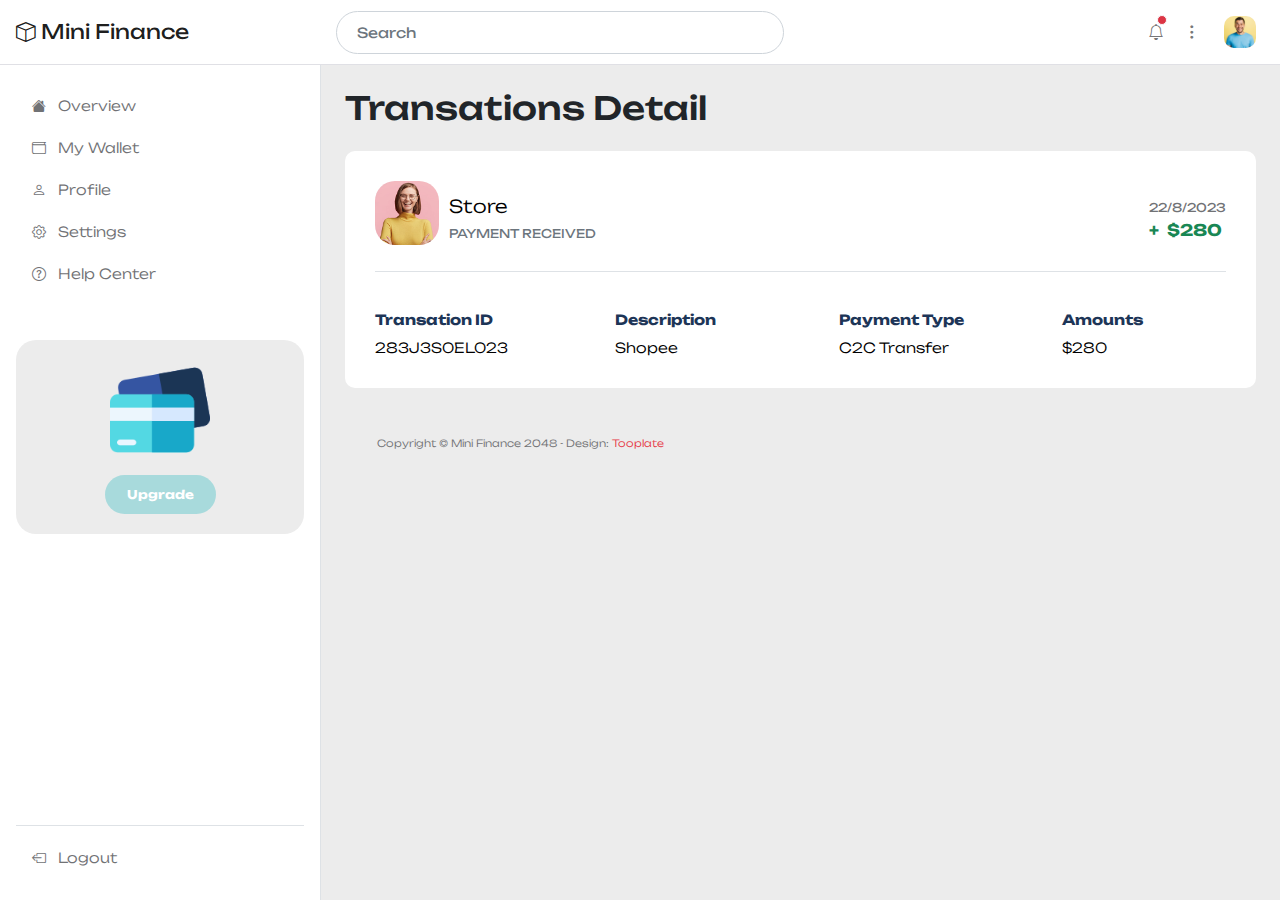
<file: docker2/transation-detail.html>
<!doctype html>
<html lang="en">
    <head>
        <meta charset="utf-8">
        <meta name="viewport" content="width=device-width, initial-scale=1">

        <meta name="description" content="">
        <meta name="author" content="">

        <title>Mini Finance - Transaction Detail</title>

        <!-- CSS FILES -->      
        <link rel="preconnect" href="https://fonts.googleapis.com">
        
        <link rel="preconnect" href="https://fonts.gstatic.com" crossorigin>

        <link href="https://fonts.googleapis.com/css2?family=Unbounded:wght@300;400;700&display=swap" rel="stylesheet">

        <link href="css/bootstrap.min.css" rel="stylesheet">

        <link href="css/bootstrap-icons.css" rel="stylesheet">

        <link href="css/apexcharts.css" rel="stylesheet">

        <link href="css/tooplate-mini-finance.css" rel="stylesheet">
<!--

Tooplate 2135 Mini Finance

https://www.tooplate.com/view/2135-mini-finance

Bootstrap 5 Dashboard Admin Template

-->
    </head>
    
    <body>
        <header class="navbar sticky-top flex-md-nowrap">
            <div class="col-md-3 col-lg-3 me-0 px-3 fs-6">
                <a class="navbar-brand" href="index.html">
                    <i class="bi-box"></i>
                    Mini Finance
                </a>
            </div>

            <button class="navbar-toggler position-absolute d-md-none collapsed" type="button" data-bs-toggle="collapse" data-bs-target="#sidebarMenu" aria-controls="sidebarMenu" aria-expanded="false" aria-label="Toggle navigation">
                <span class="navbar-toggler-icon"></span>
            </button>

            <form class="custom-form header-form ms-lg-3 ms-md-3 me-lg-auto me-md-auto order-2 order-lg-0 order-md-0" action="#" method="get" role="form">
                <input class="form-control" name="search" type="text" placeholder="Search" aria-label="Search">
            </form>

            <div class="navbar-nav me-lg-2">
                <div class="nav-item text-nowrap d-flex align-items-center">
                    <div class="dropdown ps-3">
                        <a class="nav-link dropdown-toggle text-center" href="#" role="button" data-bs-toggle="dropdown" aria-expanded="false">
                            <i class="bi-bell"></i>
                            <span class="position-absolute start-100 translate-middle p-1 bg-danger border border-light rounded-circle">
                                <span class="visually-hidden">New alerts</span>
                            </span>
                        </a>

                        <ul class="dropdown-menu notifications-block-wrap bg-white shadow">
                            <small>Notifications</small>

                            <li class="notifications-block border-bottom pb-2 mb-2">
                                <a class="dropdown-item d-flex align-items-center" href="#">
                                    <div class="notifications-icon-wrap bg-success">
                                        <i class="notifications-icon bi-check-circle-fill"></i>
                                    </div>

                                    <div>
                                        <span>Your account has been created successfuly.</span>

                                        <p>2 days ago</p>
                                    </div>
                                </a>
                            </li>

                            <li class="notifications-block border-bottom pb-2 mb-2">
                                <a class="dropdown-item d-flex align-items-center" href="#">
                                    <div class="notifications-icon-wrap bg-info">
                                        <i class="notifications-icon bi-folder"></i>
                                    </div>

                                    <div>
                                        <span>Please check. We have sent Daily report.</span>

                                        <p>10 days ago</p>
                                    </div>
                                </a>
                            </li>

                            <li class="notifications-block">
                                <a class="dropdown-item d-flex align-items-center" href="#">
                                    <div class="notifications-icon-wrap bg-danger">
                                        <i class="notifications-icon bi-question-circle"></i>
                                    </div>

                                    <div>
                                        <span>Account verification failed.</span>

                                        <p>1 hour ago</p>
                                    </div>
                                </a>
                            </li>
                        </ul>
                    </div>

                    <div class="dropdown ps-1">
                        <a class="nav-link dropdown-toggle text-center" href="#" role="button" data-bs-toggle="dropdown" aria-expanded="false">
                            <i class="bi-three-dots-vertical"></i>
                        </a>

                        <div class="dropdown-menu dropdown-menu-social bg-white shadow">
                            <div class="container">
                                <div class="row">
                                    <div class="col-lg-4 col-md-4 col-4">
                                        <a class="dropdown-item text-center" href="#">
                                            <img src="images/social/search.png" class="profile-image img-fluid" alt="">
                                            <span class="d-block">Google</span>
                                        </a>
                                    </div>

                                    <div class="col-lg-4 col-md-4 col-4">
                                        <a class="dropdown-item text-center" href="#">
                                            <img src="images/social/spotify.png" class="profile-image img-fluid" alt="">
                                            <span class="d-block">Spotify</span>
                                        </a>
                                    </div>

                                    <div class="col-lg-4 col-md-4 col-4">
                                        <a class="dropdown-item text-center" href="#">
                                            <img src="images/social/telegram.png" class="profile-image img-fluid" alt="">
                                            <span class="d-block">Telegram</span>
                                        </a>
                                    </div>

                                    <div class="col-lg-4 col-md-4 col-4">
                                        <a class="dropdown-item text-center" href="#">
                                            <img src="images/social/snapchat.png" class="profile-image img-fluid" alt="">
                                            <span class="d-block">Snapchat</span>
                                        </a>
                                    </div>

                                    <div class="col-lg-4 col-md-4 col-4">
                                        <a class="dropdown-item text-center" href="#">
                                            <img src="images/social/tiktok.png" class="profile-image img-fluid" alt="">
                                            <span class="d-block">Tiktok</span>
                                        </a>
                                    </div>

                                    <div class="col-lg-4 col-md-4 col-4">
                                        <a class="dropdown-item text-center" href="#">
                                            <img src="images/social/youtube.png" class="profile-image img-fluid" alt="">
                                            <span class="d-block">Youtube</span>
                                        </a>
                                    </div>
                                </div>
                            </div>
                        </div>
                    </div>

                    <div class="dropdown px-3">
                        <a class="nav-link dropdown-toggle" href="#" role="button" data-bs-toggle="dropdown" aria-expanded="false">
                            <img src="images/medium-shot-happy-man-smiling.jpg" class="profile-image img-fluid" alt="">
                        </a>
                        <ul class="dropdown-menu bg-white shadow">
                            <li>
                                <div class="dropdown-menu-profile-thumb d-flex">
                                    <img src="images/medium-shot-happy-man-smiling.jpg" class="profile-image img-fluid me-3" alt="">

                                    <div class="d-flex flex-column">
                                        <small>Thomas</small>
                                        <a href="#">thomas@site.com</a>
                                    </div>
                                </div>
                            </li>

                            <li>
                                <a class="dropdown-item" href="profile.html">
                                    <i class="bi-person me-2"></i>
                                    Profile
                                </a>
                            </li>

                            <li>
                                <a class="dropdown-item" href="setting.html">
                                    <i class="bi-gear me-2"></i>
                                    Settings
                                </a>
                            </li>

                            <li>
                                <a class="dropdown-item" href="help-center.html">
                                    <i class="bi-question-circle me-2"></i>
                                    Help
                                </a>
                            </li>

                            <li class="border-top mt-3 pt-2 mx-4">
                                <a class="dropdown-item ms-0 me-0" href="#">
                                    <i class="bi-box-arrow-left me-2"></i>
                                    Logout
                                </a>
                            </li>
                        </ul>
                    </div>
                </div>
            </div>
        </header>

        <div class="container-fluid">
            <div class="row">
                <nav id="sidebarMenu" class="col-md-3 col-lg-3 d-md-block sidebar collapse">
                    <div class="position-sticky py-4 px-3 sidebar-sticky">
                        <ul class="nav flex-column h-100">
                            <li class="nav-item">
                                <a class="nav-link" aria-current="page" href="index.html">
                                    <i class="bi-house-fill me-2"></i>
                                    Overview
                                </a>
                            </li>

                            <li class="nav-item">
                                <a class="nav-link" href="wallet.html">
                                    <i class="bi-wallet me-2"></i>
                                    My Wallet
                                </a>
                            </li>

                            <li class="nav-item">
                                <a class="nav-link" href="profile.html">
                                    <i class="bi-person me-2"></i>
                                    Profile
                                </a>
                            </li>

                            <li class="nav-item">
                                <a class="nav-link" href="setting.html">
                                    <i class="bi-gear me-2"></i>
                                    Settings
                                </a>
                            </li>

                            <li class="nav-item">
                                <a class="nav-link" href="help-center.html">
                                    <i class="bi-question-circle me-2"></i>
                                    Help Center
                                </a>
                            </li>

                            <li class="nav-item featured-box mt-lg-5 mt-4 mb-4">
                                <img src="images/credit-card.png" class="img-fluid" alt="">

                                <a class="btn custom-btn" href="#">Upgrade</a>
                            </li>

                            <li class="nav-item border-top mt-auto pt-2">
                                <a class="nav-link" href="#">
                                    <i class="bi-box-arrow-left me-2"></i>
                                    Logout
                                </a>
                            </li>
                        </ul>
                    </div>
                </nav>

                <main class="main-wrapper col-md-9 ms-sm-auto py-4 col-lg-9 px-md-4 border-start">
                    <div class="title-group mb-3">
                        <h1 class="h2 mb-0">Transations Detail</h1>
                    </div>

                    <div class="row my-4">
                        <div class="col-lg-12 col-12">
                            <div class="custom-block custom-block-transation-detail bg-white">
                                <div class="d-flex flex-wrap align-items-center border-bottom pb-3 mb-3">
                                    <div class="d-flex align-items-center">
                                        <img src="images/profile/young-woman-with-round-glasses-yellow-sweater.jpg" class="profile-image img-fluid" alt="">

                                        <div>
                                            <p>Store</p>

                                            <small class="text-muted">Payment Received</small>
                                        </div>
                                    </div>

                                    <div class="ms-auto">
                                        <small>22/8/2023</small>
                                        <strong class="d-block text-success"><span class="me-1">+</span> $280</strong>
                                    </div>
                                </div>

                                <div class="d-flex flex-wrap align-items-center">
                                    <div class="custom-block-transation-detail-item mt-4">
                                        <h6>Transation ID</h6>

                                        <p>283J3S0EL023</p>
                                    </div>

                                    <div class="custom-block-transation-detail-item mt-4 mx-auto px-4">
                                        <h6>Description</h6>

                                        <p>Shopee</p>
                                    </div>

                                    <div class="custom-block-transation-detail-item mt-4 ms-lg-auto px-lg-3 px-md-3">
                                        <h6>Payment Type</h6>

                                        <p>C2C Transfer</p>
                                    </div>

                                    <div class="custom-block-transation-detail-item mt-4 ms-auto me-auto">
                                        <h6>Amounts</h6>

                                        <p>$280</p>
                                    </div>
                                </div>
                                
                            </div>
                        </div>
                    </div>

                    <footer class="site-footer">
                        <div class="container">
                            <div class="row">
                                
                                <div class="col-lg-12 col-12">
                                    <p class="copyright-text">Copyright © Mini Finance 2048 
                                    - Design: <a rel="sponsored" href="https://www.tooplate.com" target="_blank">Tooplate</a></p>
                                </div>

                            </div>
                        </div>
                    </footer>
                </main>

            </div>
        </div>

        <!-- JAVASCRIPT FILES -->
        <script src="js/jquery.min.js"></script>
        <script src="js/bootstrap.bundle.min.js"></script>
        <script src="js/apexcharts.min.js"></script>
        <script src="js/custom.js"></script>

    </body>
</html>
</file>
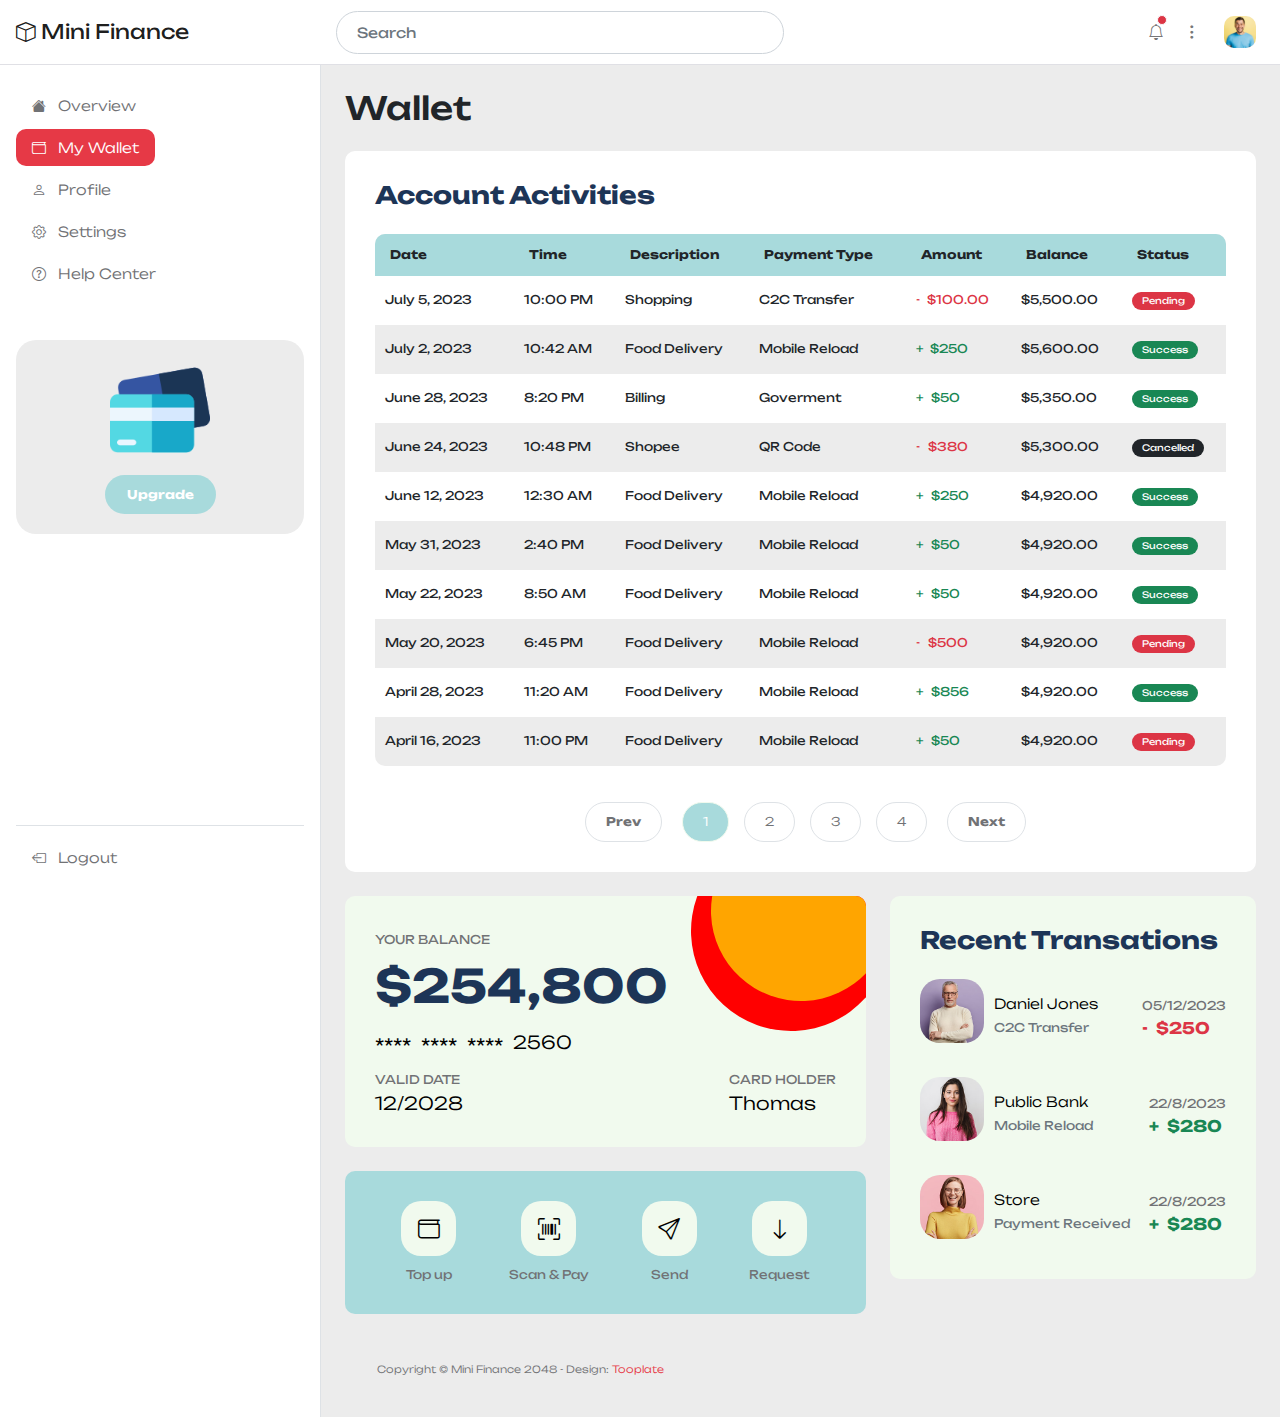
<file: docker2/wallet.html>
<!doctype html>
<html lang="en">
    <head>
        <meta charset="utf-8">
        <meta name="viewport" content="width=device-width, initial-scale=1">

        <meta name="description" content="">
        <meta name="author" content="">

        <title>Mini Finance - Wallet Page</title>

        <!-- CSS FILES -->      
        <link rel="preconnect" href="https://fonts.googleapis.com">
        
        <link rel="preconnect" href="https://fonts.gstatic.com" crossorigin>

        <link href="https://fonts.googleapis.com/css2?family=Unbounded:wght@300;400;700&display=swap" rel="stylesheet">

        <link href="css/bootstrap.min.css" rel="stylesheet">

        <link href="css/bootstrap-icons.css" rel="stylesheet">

        <link href="css/apexcharts.css" rel="stylesheet">

        <link href="css/tooplate-mini-finance.css" rel="stylesheet">
<!--

Tooplate 2135 Mini Finance

https://www.tooplate.com/view/2135-mini-finance

Bootstrap 5 Dashboard Admin Template

-->
    </head>
    
    <body>
        <header class="navbar sticky-top flex-md-nowrap">
            <div class="col-md-3 col-lg-3 me-0 px-3 fs-6">
                <a class="navbar-brand" href="index.html">
                    <i class="bi-box"></i>
                    Mini Finance
                </a>
            </div>

            <button class="navbar-toggler position-absolute d-md-none collapsed" type="button" data-bs-toggle="collapse" data-bs-target="#sidebarMenu" aria-controls="sidebarMenu" aria-expanded="false" aria-label="Toggle navigation">
                <span class="navbar-toggler-icon"></span>
            </button>

            <form class="custom-form header-form ms-lg-3 ms-md-3 me-lg-auto me-md-auto order-2 order-lg-0 order-md-0" action="#" method="get" role="form">
                <input class="form-control" name="search" type="text" placeholder="Search" aria-label="Search">
            </form>

            <div class="navbar-nav me-lg-2">
                <div class="nav-item text-nowrap d-flex align-items-center">
                    <div class="dropdown ps-3">
                        <a class="nav-link dropdown-toggle text-center" href="#" role="button" data-bs-toggle="dropdown" aria-expanded="false">
                            <i class="bi-bell"></i>
                            <span class="position-absolute start-100 translate-middle p-1 bg-danger border border-light rounded-circle">
                                <span class="visually-hidden">New alerts</span>
                            </span>
                        </a>

                        <ul class="dropdown-menu notifications-block-wrap bg-white shadow">
                            <small>Notifications</small>

                            <li class="notifications-block border-bottom pb-2 mb-2">
                                <a class="dropdown-item d-flex align-items-center" href="#">
                                    <div class="notifications-icon-wrap bg-success">
                                        <i class="notifications-icon bi-check-circle-fill"></i>
                                    </div>

                                    <div>
                                        <span>Your account has been created successfuly.</span>

                                        <p>12 days ago</p>
                                    </div>
                                </a>
                            </li>

                            <li class="notifications-block border-bottom pb-2 mb-2">
                                <a class="dropdown-item d-flex align-items-center" href="#">
                                    <div class="notifications-icon-wrap bg-info">
                                        <i class="notifications-icon bi-folder"></i>
                                    </div>

                                    <div>
                                        <span>Please check. We have sent a Daily report.</span>

                                        <p>10 days ago</p>
                                    </div>
                                </a>
                            </li>

                            <li class="notifications-block">
                                <a class="dropdown-item d-flex align-items-center" href="#">
                                    <div class="notifications-icon-wrap bg-danger">
                                        <i class="notifications-icon bi-question-circle"></i>
                                    </div>

                                    <div>
                                        <span>Account verification failed.</span>

                                        <p>1 hour ago</p>
                                    </div>
                                </a>
                            </li>
                        </ul>
                    </div>

                    <div class="dropdown ps-1">
                        <a class="nav-link dropdown-toggle text-center" href="#" role="button" data-bs-toggle="dropdown" aria-expanded="false">
                            <i class="bi-three-dots-vertical"></i>
                        </a>

                        <div class="dropdown-menu dropdown-menu-social bg-white shadow">
                            <div class="container">
                                <div class="row">
                                    <div class="col-lg-4 col-md-4 col-4">
                                        <a class="dropdown-item text-center" href="#">
                                            <img src="images/social/search.png" class="profile-image img-fluid" alt="">
                                            <span class="d-block">Google</span>
                                        </a>
                                    </div>

                                    <div class="col-lg-4 col-md-4 col-4">
                                        <a class="dropdown-item text-center" href="#">
                                            <img src="images/social/spotify.png" class="profile-image img-fluid" alt="">
                                            <span class="d-block">Spotify</span>
                                        </a>
                                    </div>

                                    <div class="col-lg-4 col-md-4 col-4">
                                        <a class="dropdown-item text-center" href="#">
                                            <img src="images/social/telegram.png" class="profile-image img-fluid" alt="">
                                            <span class="d-block">Telegram</span>
                                        </a>
                                    </div>

                                    <div class="col-lg-4 col-md-4 col-4">
                                        <a class="dropdown-item text-center" href="#">
                                            <img src="images/social/snapchat.png" class="profile-image img-fluid" alt="">
                                            <span class="d-block">Snapchat</span>
                                        </a>
                                    </div>

                                    <div class="col-lg-4 col-md-4 col-4">
                                        <a class="dropdown-item text-center" href="#">
                                            <img src="images/social/tiktok.png" class="profile-image img-fluid" alt="">
                                            <span class="d-block">Tiktok</span>
                                        </a>
                                    </div>

                                    <div class="col-lg-4 col-md-4 col-4">
                                        <a class="dropdown-item text-center" href="#">
                                            <img src="images/social/youtube.png" class="profile-image img-fluid" alt="">
                                            <span class="d-block">Youtube</span>
                                        </a>
                                    </div>
                                </div>
                            </div>
                        </div>
                    </div>

                    <div class="dropdown px-3">
                        <a class="nav-link dropdown-toggle" href="#" role="button" data-bs-toggle="dropdown" aria-expanded="false">
                            <img src="images/medium-shot-happy-man-smiling.jpg" class="profile-image img-fluid" alt="">
                        </a>
                        <ul class="dropdown-menu bg-white shadow">
                            <li>
                                <div class="dropdown-menu-profile-thumb d-flex">
                                    <img src="images/medium-shot-happy-man-smiling.jpg" class="profile-image img-fluid me-3" alt="">

                                    <div class="d-flex flex-column">
                                        <small>Thomas</small>
                                        <a href="#">thomas@site.com</a>
                                    </div>
                                </div>
                            </li>

                            <li>
                                <a class="dropdown-item" href="profile.html">
                                    <i class="bi-person me-2"></i>
                                    Profile
                                </a>
                            </li>

                            <li>
                                <a class="dropdown-item" href="setting.html">
                                    <i class="bi-gear me-2"></i>
                                    Settings
                                </a>
                            </li>

                            <li>
                                <a class="dropdown-item" href="help-center.html">
                                    <i class="bi-question-circle me-2"></i>
                                    Help
                                </a>
                            </li>

                            <li class="border-top mt-3 pt-2 mx-4">
                                <a class="dropdown-item ms-0 me-0" href="#">
                                    <i class="bi-box-arrow-left me-2"></i>
                                    Logout
                                </a>
                            </li>
                        </ul>
                    </div>
                </div>
            </div>
        </header>

        <div class="container-fluid">
            <div class="row">
                <nav id="sidebarMenu" class="col-md-3 col-lg-3 d-md-block sidebar collapse">
                    <div class="position-sticky py-4 px-3 sidebar-sticky">
                        <ul class="nav flex-column h-100">
                            <li class="nav-item">
                                <a class="nav-link" aria-current="page" href="index.html">
                                    <i class="bi-house-fill me-2"></i>
                                    Overview
                                </a>
                            </li>

                            <li class="nav-item">
                                <a class="nav-link active" href="wallet.html">
                                    <i class="bi-wallet me-2"></i>
                                    My Wallet
                                </a>
                            </li>

                            <li class="nav-item">
                                <a class="nav-link" href="profile.html">
                                    <i class="bi-person me-2"></i>
                                    Profile
                                </a>
                            </li>

                            <li class="nav-item">
                                <a class="nav-link" href="setting.html">
                                    <i class="bi-gear me-2"></i>
                                    Settings
                                </a>
                            </li>

                            <li class="nav-item">
                                <a class="nav-link" href="help-center.html">
                                    <i class="bi-question-circle me-2"></i>
                                    Help Center
                                </a>
                            </li>

                            <li class="nav-item featured-box mt-lg-5 mt-4 mb-4">
                                <img src="images/credit-card.png" class="img-fluid" alt="">

                                <a class="btn custom-btn" href="#">Upgrade</a>
                            </li>

                            <li class="nav-item border-top mt-auto pt-2">
                                <a class="nav-link" href="#">
                                    <i class="bi-box-arrow-left me-2"></i>
                                    Logout
                                </a>
                            </li>
                        </ul>
                    </div>
                </nav>

                <main class="main-wrapper col-md-9 ms-sm-auto py-4 col-lg-9 px-md-4 border-start">
                    <div class="title-group mb-3">
                        <h1 class="h2 mb-0">Wallet</h1>
                    </div>

                    <div class="row my-4">
                        <div class="col-lg-12 col-12">
                            <div class="custom-block bg-white">
                                <h5 class="mb-4">Account Activities</h5>

                                <div class="table-responsive">
                                    <table class="account-table table">
                                        <thead>
                                            <tr>
                                                <th scope="col">Date</th>

                                                <th scope="col">Time</th>

                                                <th scope="col">Description</th>

                                                <th scope="col">Payment Type</th>

                                                <th scope="col">Amount</th>

                                                <th scope="col">Balance</th>

                                                <th scope="col">Status</th>

                                            </tr>
                                        </thead>

                                        <tbody>
                                            <tr>
                                                <td scope="row">July 5, 2023</td>

                                                <td scope="row">10:00 PM</td>

                                                <td scope="row">Shopping</td>

                                                <td scope="row">C2C Transfer</td>

                                                <td class="text-danger" scope="row">
                                                    <span class="me-1">-</span>
                                                    $100.00
                                                </td>

                                                <td scope="row">$5,500.00</td>

                                                <td scope="row">
                                                    <span class="badge text-bg-danger">
                                                        Pending
                                                    </span>
                                                </td>
                                            </tr>

                                            <tr>
                                                <td scope="row">July 2, 2023</td>

                                                <td scope="row">10:42 AM</td>

                                                <td scope="row">Food Delivery</td>

                                                <td scope="row">Mobile Reload</td>

                                                <td class="text-success" scope="row">
                                                    <span class="me-1">+</span>
                                                    $250
                                                </td>

                                                <td scope="row">$5,600.00</td>

                                                <td scope="row">
                                                    <span class="badge text-bg-success">
                                                        Success
                                                    </span>
                                                </td>
                                            </tr>

                                            <tr>
                                                <td scope="row">June 28, 2023</td>

                                                <td scope="row">8:20 PM</td>

                                                <td scope="row">Billing</td>

                                                <td scope="row">Goverment</td>

                                                <td class="text-success" scope="row">
                                                <span class="me-2">+</span>$50</td>

                                                <td scope="row">$5,350.00</td>

                                                <td scope="row">
                                                    <span class="badge text-bg-success">
                                                        Success
                                                    </span>
                                                </td>
                                            </tr>

                                            <tr>
                                                <td scope="row">June 24, 2023</td>

                                                <td scope="row">10:48 PM</td>

                                                <td scope="row">Shopee</td>

                                                <td scope="row">QR Code</td>

                                                <td class="text-danger" scope="row">
                                                <span class="me-2">-</span>$380</td>

                                                <td scope="row">$5,300.00</td>

                                                <td scope="row">
                                                    <span class="badge text-bg-dark">
                                                        Cancelled
                                                    </span>
                                                </td>
                                            </tr>

                                            <tr>
                                                <td scope="row">June 12, 2023</td>

                                                <td scope="row">12:30 AM</td>

                                                <td scope="row">Food Delivery</td>

                                                <td scope="row">Mobile Reload</td>

                                                <td class="text-success" scope="row">
                                                <span class="me-2">+</span>$250</td>

                                                <td scope="row">$4,920.00</td>

                                                <td scope="row">
                                                    <span class="badge text-bg-success">
                                                        Success
                                                    </span>
                                                </td>
                                            </tr>

                                            <tr>
                                                <td scope="row">May 31, 2023</td>

                                                <td scope="row">2:40 PM</td>

                                                <td scope="row">Food Delivery</td>

                                                <td scope="row">Mobile Reload</td>

                                                <td class="text-success" scope="row">
                                                <span class="me-2">+</span>$50</td>

                                                <td scope="row">$4,920.00</td>

                                                <td scope="row">
                                                    <span class="badge text-bg-success">
                                                        Success
                                                    </span>
                                                </td>
                                            </tr>

                                            <tr>
                                                <td scope="row">May 22, 2023</td>

                                                <td scope="row">8:50 AM</td>

                                                <td scope="row">Food Delivery</td>

                                                <td scope="row">Mobile Reload</td>

                                                <td class="text-success" scope="row">
                                                <span class="me-2">+</span>$50</td>

                                                <td scope="row">$4,920.00</td>

                                                <td scope="row">
                                                    <span class="badge text-bg-success">
                                                        Success
                                                    </span>
                                                </td>
                                            </tr>

                                            <tr>
                                                <td scope="row">May 20, 2023</td>

                                                <td scope="row">6:45 PM</td>

                                                <td scope="row">Food Delivery</td>

                                                <td scope="row">Mobile Reload</td>

                                                <td class="text-danger" scope="row">
                                                <span class="me-2">-</span>$500</td>

                                                <td scope="row">$4,920.00</td>

                                                <td scope="row">
                                                    <span class="badge text-bg-danger">
                                                        Pending
                                                    </span>
                                                </td>
                                            </tr>

                                            <tr>
                                                <td scope="row">April 28, 2023</td>

                                                <td scope="row">11:20 AM</td>

                                                <td scope="row">Food Delivery</td>

                                                <td scope="row">Mobile Reload</td>

                                                <td class="text-success" scope="row">
                                                <span class="me-2">+</span>$856</td>

                                                <td scope="row">$4,920.00</td>

                                                <td scope="row">
                                                    <span class="badge text-bg-success">
                                                        Success
                                                    </span>
                                                </td>
                                            </tr>

                                            <tr>
                                                <td scope="row">April 16, 2023</td>

                                                <td scope="row">11:00 PM</td>

                                                <td scope="row">Food Delivery</td>

                                                <td scope="row">Mobile Reload</td>

                                                <td class="text-success" scope="row">
                                                <span class="me-2">+</span>$50</td>

                                                <td scope="row">$4,920.00</td>

                                                <td scope="row">
                                                    <span class="badge text-bg-danger">
                                                        Pending
                                                    </span>
                                                </td>
                                            </tr>
                                        </tbody>
                                    </table>
                                </div>

                                <nav aria-label="Page navigation example">
                                        <ul class="pagination justify-content-center mb-0">
                                            <li class="page-item">
                                                <a class="page-link" href="#" aria-label="Previous">
                                                    <span aria-hidden="true">Prev</span>
                                                </a>
                                            </li>

                                            <li class="page-item active" aria-current="page">
                                                <a class="page-link" href="#">1</a>
                                            </li>
                                            
                                            <li class="page-item">
                                                <a class="page-link" href="#">2</a>
                                            </li>
                                            
                                            <li class="page-item">
                                                <a class="page-link" href="#">3</a>
                                            </li>

                                            <li class="page-item">
                                                <a class="page-link" href="#">4</a>
                                            </li>
                                            
                                            <li class="page-item">
                                                <a class="page-link" href="#" aria-label="Next">
                                                    <span aria-hidden="true">Next</span>
                                                </a>
                                            </li>
                                        </ul>
                                    </nav>
                            </div>
                        </div>

                        <div class="col-lg-7 col-12">
                            <div class="custom-block custom-block-balance">
                                <small>Your Balance</small>

                                <h2 class="mt-2 mb-3">$254,800</h2>

                                <div class="custom-block-numbers d-flex align-items-center">
                                    <span>****</span>
                                    <span>****</span>
                                    <span>****</span>
                                    <p>2560</p>
                                </div>

                                <div class="d-flex">
                                    <div>
                                        <small>Valid Date</small>
                                        <p>12/2028</p>
                                    </div>

                                    <div class="ms-auto">
                                        <small>Card Holder</small>
                                        <p>Thomas</p>
                                    </div>
                                </div>
                            </div>

                            <div class="custom-block custom-block-bottom d-flex flex-wrap">
                                <div class="custom-block-bottom-item">
                                    <a href="#" class="d-flex flex-column">
                                        <i class="custom-block-icon bi-wallet"></i>

                                        <small>Top up</small>
                                    </a>
                                </div>

                                <div class="custom-block-bottom-item">
                                    <a href="#" class="d-flex flex-column">
                                        <i class="custom-block-icon bi-upc-scan"></i>

                                        <small>Scan & Pay</small>
                                    </a>
                                </div>

                                <div class="custom-block-bottom-item">
                                    <a href="#" class="d-flex flex-column">
                                        <i class="custom-block-icon bi-send"></i>

                                        <small>Send</small>
                                    </a>
                                </div>

                                <div class="custom-block-bottom-item">
                                    <a href="#" class="d-flex flex-column">
                                        <i class="custom-block-icon bi-arrow-down"></i>

                                        <small>Request</small>
                                    </a>
                                </div>
                            </div>
                        </div>

                        <div class="col-lg-5 col-12">
                            <div class="custom-block custom-block-transations">
                                <h5 class="mb-4">Recent Transations</h5>

                                <div class="d-flex flex-wrap align-items-center mb-4">
                                    <div class="d-flex align-items-center">
                                        <img src="images/profile/senior-man-white-sweater-eyeglasses.jpg" class="profile-image img-fluid" alt="">

                                        <div>
                                            <p>
                                                <a href="transation-detail.html">Daniel Jones</a>
                                            </p>

                                            <small class="text-muted">C2C Transfer</small>
                                        </div>
                                    </div>

                                    <div class="ms-auto">
                                        <small>05/12/2023</small>
                                        <strong class="d-block text-danger"><span class="me-1">-</span> $250</strong>
                                    </div>
                                </div>

                                <div class="d-flex flex-wrap align-items-center mb-4">
                                    <div class="d-flex align-items-center">
                                        <img src="images/profile/young-beautiful-woman-pink-warm-sweater.jpg" class="profile-image img-fluid" alt="">

                                        <div>
                                            <p>
                                                <a href="transation-detail.html">Public Bank</a>
                                            </p>

                                            <small class="text-muted">Mobile Reload</small>
                                        </div>
                                    </div>

                                    <div class="ms-auto">
                                        <small>22/8/2023</small>
                                        <strong class="d-block text-success"><span class="me-1">+</span> $280</strong>
                                    </div>
                                </div>

                                <div class="d-flex flex-wrap align-items-center">
                                    <div class="d-flex align-items-center">
                                        <img src="images/profile/young-woman-with-round-glasses-yellow-sweater.jpg" class="profile-image img-fluid" alt="">

                                        <div>
                                            <p><a href="transation-detail.html">Store</a></p>

                                            <small class="text-muted">Payment Received</small>
                                        </div>
                                    </div>

                                    <div class="ms-auto">
                                        <small>22/8/2023</small>
                                        <strong class="d-block text-success"><span class="me-1">+</span> $280</strong>
                                    </div>
                                </div>
                            </div>

                        </div>
                    </div>

                    <footer class="site-footer">
                        <div class="container">
                            <div class="row">
                                
                                <div class="col-lg-12 col-12">
                                    <p class="copyright-text">Copyright © Mini Finance 2048 
                                    - Design: <a rel="sponsored" href="https://www.tooplate.com" target="_blank">Tooplate</a></p>
                                </div>

                            </div>
                        </div>
                    </footer>
                </main>

            </div>
        </div>

        <!-- JAVASCRIPT FILES -->
        <script src="js/jquery.min.js"></script>
        <script src="js/bootstrap.bundle.min.js"></script>
        <script src="js/apexcharts.min.js"></script>
        <script src="js/custom.js"></script>
    </body>
</html>
</file>
<file: webhost (copy)/styles.css>
body {
    font-family: Arial, sans-serif;
    margin: 0;
    padding: 0;
    background-color: #f9f9f9;
    color: #333;
    line-height: 1.6;
}

header {
    background-color: #0078d4;
    color: #fff;
    text-align: center;
    padding: 20px 0;
}

h1 {
    font-size: 36px;
}

p {
    font-size: 18px;
}

/* Colorful section styles */
section {
    margin: 20px;
    padding: 20px;
    background-color: #fff;
    border-radius: 5px;
    box-shadow: 0px 2px 5px rgba(0, 0, 0, 0.2);
}

h2 {
    font-size: 24px;
    color: #0078d4; /* Blue heading color */
}

ul {
    list-style: none;
    padding: 0;
}

li {
    margin-bottom: 10px;
}

/* Add some color to the footer */
footer {
    text-align: center;
    padding: 10px 0;
    background-color: #0078d4;
    color: #fff;
}

/* Colorful button style for links */
a.button {
    background-color: #ff6347; /* Tomato color */
    color: #fff;
    padding: 10px 20px;
    text-decoration: none;
    border-radius: 5px;
}

a.button:hover {
    background-color: #ff4500; /* Hover color */
}

/* Colorful section background colors */
.contact {
    background-color: #ffd700; /* Yellow */
}

.education {
    background-color: #90ee90; /* Light Green */
}

.experience {
    background-color: #ff69b4; /* Pink */
}

.skills {
    background-color: #00bfff; /* Dodger Blue */
}

.projects {
    background-color: #ffa500; /* Orange */
}
</file>
<file: webhost/styles.css>
body {
    font-family: Arial, sans-serif;
    background-color: #f5f5f5;
    text-align: center;
}

.container {
    background-color: #fff;
    padding: 20px;
    margin: 20px;
    border-radius: 10px;
    box-shadow: 0px 0px 10px rgba(0, 0, 0, 0.2);
}

h1 {
    font-size: 24px;
    margin-bottom: 10px;
    color: #007BFF;
}

p {
    font-size: 18px;
}

i {
    margin-right: 10px;
}

/* Style icons using Font Awesome classes */
.fa-server, .fa-globe, .fa-clock, .fa-internet-explorer {
    color: #007BFF;
    font-size: 24px;
}
</file>
<file: docker2/css/tooplate-mini-finance.css>
/*

Tooplate 2135 Mini Finance

https://www.tooplate.com/view/2135-mini-finance

*/

/*---------------------------------------
  CUSTOM PROPERTIES ( VARIABLES )             
-----------------------------------------*/
:root {
  --white-color:                  #ffffff;
  --primary-color:                #E63946;
  --secondary-color:              #F1FAEE;
  --section-bg-color:             #ececec;
  --primary-bg-color:             #E63946;
  --custom-btn-bg-color:          #A8DADC;
  --custom-btn-bg-hover-color:    #1D3557;
  --heading-color:                #1D3557;
  --dark-color:                   #000000;
  --p-color:                      #717275;
  --border-color:                 #e0e0e5;
  --link-hover-color:             #E63946;

  --body-font-family:             'Unbounded';

  --h1-font-size:                 74px;
  --h2-font-size:                 46px;
  --h3-font-size:                 32px;
  --h4-font-size:                 28px;
  --h5-font-size:                 24px;
  --h6-font-size:                 22px;
  --p-font-size:                  18px;
  --menu-font-size:               14px;
  --btn-font-size:                12px;
  --copyright-font-size:          10px;

  --border-radius-large:          100px;
  --border-radius-medium:         20px;
  --border-radius-small:          10px;

  --font-weight-light:            300;
  --font-weight-normal:           400;
  --font-weight-bold:             700;
}

body {
  background-color: var(--white-color);
  font-family: var(--body-font-family); 
}


/*---------------------------------------
  TYPOGRAPHY               
-----------------------------------------*/

h2,
h3,
h4,
h5,
h6 {
  color: var(--heading-color);
}

h1,
h2,
h3,
h4,
h5,
h6 {
  font-weight: var(--font-weight-bold);
}

h1 {
  font-size: var(--h1-font-size);
}

h2 {
  font-size: var(--h2-font-size);
}

h3 {
  font-size: var(--h3-font-size);
}

h4 {
  font-size: var(--h4-font-size);
}

h5 {
  font-size: var(--h5-font-size);
}

h6 {
  font-size: var(--h6-font-size);
}

p {
  color: var(--p-color);
  font-size: var(--p-font-size);
  font-weight: var(--font-weight-light);
}

ul li {
  color: var(--p-color);
  font-size: var(--p-font-size);
  font-weight: var(--font-weight-light);
}

a, 
button {
  touch-action: manipulation;
  transition: all 0.3s;
}

a {
  display: inline-block;
  color: var(--primary-color);
  text-decoration: none;
}

a:hover {
  color: var(--link-hover-color);
}

b,
strong {
  font-weight: var(--font-weight-bold);
}


/*---------------------------------------
  SECTION               
-----------------------------------------*/
.main-wrapper {
  background: var(--section-bg-color);
  min-height: calc(100vh - 65px);
}

.section-padding {
  padding: 100px 50px;
}

.title-group small {
  font-weight: var(--font-weight-light);
}

.custom-block.section-bg,
.section-bg {
  background-color: var(--section-bg-color);
}

.custom-block.primary-bg {
  background: var(--primary-bg-color);
}

.featured-box {
  background-color: var(--section-bg-color);
  border-radius: var(--border-radius-medium);
  padding: 20px;
  text-align: center;
}

.featured-box img {
  display: block;
  margin: auto;
  margin-bottom: 15px;
  width: 100px;
  height: auto;
}


/*---------------------------------------
  TAB BAR              
-----------------------------------------*/
.tab-content {
  background-color: var(--white-color);
  border-radius: var(--border-radius-medium);
}

.nav-tabs {
  border-bottom: 1px solid var(--border-color);
  margin-bottom: 35px;
}

.nav-tabs .nav-link {
  border-radius: 0;
  border-top: 0;
  border-right: 0;
  border-left: 0;
  color: var(--p-color);
  font-size: var(--menu-font-size);
  font-weight: var(--font-weight-normal);
  padding: 15px 25px;
  transition: all 0.3s;
}

.nav-tabs .nav-item.show .nav-link, 
.nav-tabs .nav-link.active,
.nav-tabs .nav-link:focus, 
.nav-tabs .nav-link:hover {
  border-bottom-color: var(--primary-color);
  color: var(--primary-color);
}


/*---------------------------------------
  PROFILE IMAGE              
-----------------------------------------*/
.profile-image {
  border-radius: var(--border-radius-small);
  width: 32px;
  height: 32px;
  object-fit: cover;
}

.custom-block-profile-image-wrap {
  max-width: 95.71px;
  margin: auto;
  position: relative;
}

.custom-block-profile-front .custom-block-profile-image-wrap {
  max-width: 130px;
}

.custom-block-profile-front .custom-block-profile-image {
  width: 130px;
  height: 130px;
}

.custom-block-profile-image {
  border-radius: var(--border-radius-large);
  display: block;
  margin: auto;
  width: 95.71px;
  height: 95.71px;
  object-fit: cover;
}

.custom-block .profile-image {
  border-radius: var(--border-radius-medium);
  width: 64px;
  height: 64px;
  margin-right: 10px;
  margin-bottom: 10px;
}

.profile-rounded {
  background: var(--white-color);
  border-radius: var(--border-radius-medium);
  display: inline-block;
  vertical-align: top;
  width: 64px;
  height: 64px;
  text-align: center;
}

.profile-rounded-icon {
  font-size: var(--h2-font-size);
}

.dropdown-menu-profile-thumb {
  margin: 15px 25px;
}

.dropdown-menu-profile-thumb small,
.dropdown-menu-profile-thumb a {
  font-size: var(--btn-font-size);
}

.dropdown-menu.dropdown-menu-social {
  min-width: 340px;
}

.dropdown-menu-social .profile-image {
  margin-bottom: 5px;
}

.dropdown .dropdown-menu-social span {
  font-size: var(--btn-font-size);
}

.dropdown .dropdown-menu-social .dropdown-item {
  display: block;
  margin: auto;
  margin-bottom: 5px;
  padding-right: 0;
  padding-left: 0;
}

.dropdown .dropdown-menu-social .dropdown-item:hover {
  background: var(--section-bg-color);
  color: var(--p-color);
}


/*---------------------------------------
  NOTIFICATIONS ICON              
-----------------------------------------*/
.dropdown-menu.notifications-block-wrap {
  min-width: 465px;
}

.notifications-block-wrap small {
  background: var(--custom-btn-bg-color);
  display: block;
  padding: 15px 30px;
  margin-top: -15px;
  margin-bottom: 10px;
}

.notifications-block p {
  font-size: var(--btn-font-size);
  margin-bottom: 0;
}

.notifications-block span {
  white-space: normal;
}

.dropdown .notifications-block .dropdown-item:hover {
  background: transparent;
  color: var(--dark-color);
}

.notifications-icon-wrap {
  background: var(--section-bg-color);
  border-radius: var(--border-radius-medium);
  width: 32px;
  min-width: 32px;
  height: 32px;
  line-height: 32px;
  text-align: center;
  margin-right: 10px;
}

.notifications-icon {
  font-size: var(--p-font-size);
  color: var(--white-color);
}


/*---------------------------------------
  CUSTOM BUTTON               
-----------------------------------------*/
.custom-btn {
  background: var(--custom-btn-bg-color);
  border: 2px solid transparent;
  border-radius: var(--border-radius-large);
  color: var(--white-color);
  font-size: var(--btn-font-size);
  font-weight: var(--font-weight-bold);
  line-height: normal;
  transition: all 0.3s;
  padding: 10px 20px;
}

.custom-btn:hover {
  background: var(--custom-btn-bg-hover-color);
  color: var(--white-color);
}

.custom-border-btn {
  background: transparent;
  border: 2px solid var(--custom-btn-bg-color);
  color: var(--custom-btn-bg-color);
}

.custom-btn-bg-white {
  border-color: var(--white-color);
  color: var(--white-color);
}

.custom-btn-italic {
  font-style: italic;
}


/*---------------------------------------
  NAVIGATION              
-----------------------------------------*/
.sidebar {
  background: var(--white-color);
  position: fixed;
  top: 0;
  bottom: 0;
  left: 0;
  z-index: 100;
  padding: 58px 0 0;
}

.sidebar-sticky {
  height: calc(100vh - 58px);
  overflow-x: hidden;
  overflow-y: auto;
  position: relative;
}

.logo-image {
  width: 32px;
  height: auto;
}

.navbar {
  background: var(--white-color);
  border-bottom: 1px solid var(--border-color);
  padding-top: 8px;
  padding-bottom: 8px;
}

.navbar .nav-link {
  position: relative;
}

.navbar .header-form {
  width: 35%;
}

.navbar .header-form .form-control {
  margin-bottom: 0;
}

.navbar .dropdown-toggle::after {
  display: none;
}

.dropdown-menu {
  overflow: hidden;
  min-width: 240px;
  padding-top: 15px;
  padding-bottom: 15px;
}

.dropdown-toggle {
  width: 32px;
}

.dropdown-toggle .start-100 {
  top: 8px;
  left: 68%!important;
}

.dropdown .dropdown-item {
  border-radius: var(--border-radius-small);
  color: var(--p-color);
  font-size: var(--menu-font-size);
  font-weight: var(--font-weight-light);
  display: inline-block;
  margin-right: 15px;
  margin-left: 15px;
  padding-top: 7px;
  padding-bottom: 7px;
  width: auto;
}

.dropdown .dropdown-item:hover {
  background: var(--primary-color);
  color: var(--white-color);
}

.navbar-nav .dropdown-menu {
  border-color: transparent;
  border-radius: var(--border-radius-small);
  position: absolute;
}

.dropdown-menu[data-bs-popper] {
  right: 0;
  left: auto;
}

#sidebarMenu .nav {
  flex-wrap: inherit;
}

#sidebarMenu .nav-link {
  border-radius: var(--border-radius-small);
  color: var(--p-color);
  font-size: var(--menu-font-size);
  display: inline-block;
  position: relative;
  margin-top: 5px;
}

#sidebarMenu .nav-link.active, 
#sidebarMenu .nav-link:hover {
  background: var(--primary-color);
  color: var(--white-color);
}

.navbar-toggler {
  background: var(--primary-color);
  border-radius: var(--border-radius-small);
  position: fixed;
  top: 0;
  bottom: 0;
  right: 0;
  z-index: 222;
  border: 0;
  padding: 0;
  cursor: pointer;
  margin: 10px;
  width: 40px;
  height: 40px;
  outline: none;
}

.navbar-toggler:focus {
  outline: none;
  box-shadow: none;
}

.navbar-toggler[aria-expanded="true"] .navbar-toggler-icon {
  background: transparent;
}

.navbar-toggler[aria-expanded="true"] .navbar-toggler-icon:before,
.navbar-toggler[aria-expanded="true"] .navbar-toggler-icon:after {
  transition: top 300ms 50ms ease, -webkit-transform 300ms 350ms ease;
  transition: top 300ms 50ms ease, transform 300ms 350ms ease;
  transition: top 300ms 50ms ease, transform 300ms 350ms ease, -webkit-transform 300ms 350ms ease;
  top: 0;
}

.navbar-toggler[aria-expanded="true"] .navbar-toggler-icon:before {
  transform: rotate(45deg);
}

.navbar-toggler[aria-expanded="true"] .navbar-toggler-icon:after {
  transform: rotate(-45deg);
}

.navbar-toggler .navbar-toggler-icon {
  background: var(--white-color);
  transition: background 10ms 300ms ease;
  display: block;
  margin: auto;
  width: 23px;
  height: 2px;
  position: relative;
}

.navbar-toggler .navbar-toggler-icon:before,
.navbar-toggler .navbar-toggler-icon:after {
  transition: top 300ms 350ms ease, -webkit-transform 300ms 50ms ease;
  transition: top 300ms 350ms ease, transform 300ms 50ms ease;
  transition: top 300ms 350ms ease, transform 300ms 50ms ease, -webkit-transform 300ms 50ms ease;
  position: absolute;
  right: 0;
  left: 0;
  background: var(--white-color);
  width: 23px;
  height: 2px;
  content: '';
}

.navbar-toggler .navbar-toggler-icon::before {
  top: -8px;
}

.navbar-toggler .navbar-toggler-icon::after {
  top: 8px;
}


/*---------------------------------------
  CUSTOM BLOCK               
-----------------------------------------*/
.custom-block {
  background: var(--secondary-color);
  border-radius: var(--border-radius-small);
  position: relative;
  overflow: hidden;
  margin-bottom: 24px;
  padding: 30px;
}

.custom-block h2,
.custom-block p {
  position: relative;
  z-index: 2;
}

.custom-block-balance::before {
  content: "";
  background: var(--custom-btn-bg-color);
  background: #ff0000;
  border-radius: 100%;
  width: 200px;
  height: 200px;
  position: absolute;
  top: -65px;
  right: -25px;
  transform: rotate(-25deg);
}

.custom-block-balance::after {
  content: "";
  background: var(--primary-color);
  background: #ffa500;
  border-radius: 100%;
  width: 180px;
  height: 180px;
  position: absolute;
  top: -75px;
  right: -25px;
  transform: rotate(-25deg);
}

.custom-block-edit-icon {
  background: var(--primary-color);
  border-radius: var(--border-radius-large);
  color: var(--white-color);
  width: 35px;
  height: 35px;
  line-height: 35px;
  text-align: center;
}

.custom-block-edit-icon:hover {
  background: var(--custom-btn-bg-color);
  color: var(--white-color);
}

.custom-block-profile .custom-block-edit-icon {
  position: absolute;
  bottom: 0;
  right: 0;
}

.custom-block-profile-front .custom-block-edit-icon {
  bottom: 10px;
}

.custom-block-bottom {
  background: var(--custom-btn-bg-color);
  text-align: center;
}

.custom-block.custom-block-bottom small {
  text-transform: none;
}

.custom-block-bottom-item {
  flex: auto;
}

.custom-block-icon {
  background: var(--secondary-color);
  border-radius: var(--border-radius-medium);
  font-size: var(--h6-font-size);
  width: 55px;
  height: 55px;
  line-height: 55px;
  text-align: center;
  color: var(--dark-color);
  display: block;
  margin: auto;
  margin-bottom: 10px;
  transition: all 0.3s;
}

.custom-block-icon:hover {
  background: var(--custom-btn-bg-hover-color);
  color: var(--white-color);
}

.custom-block p {
  color: var(--dark-color);
  margin-bottom: 0;
}

.custom-block small {
  color: var(--p-color);
  font-size: var(--btn-font-size);
  text-transform: uppercase;
}

.custom-block-numbers {
  margin-bottom: 10px;
}

.custom-block-numbers span {
  color: var(--dark-color);
  display: inline-block;
  vertical-align: middle;
  font-size: var(--p-font-size);
  margin-right: 10px;
  position: relative;
  top: 3px;
}

.custom-block-image {
  border: 10px solid var(--primary-color);
  border-radius: 100%;
  position: absolute;
  top: -60px;
  right: 20px;
  left: 0;
  width: 120px;
  height: 120px;
  margin: auto;
  object-fit: cover;
}

.custom-block-exchange,
.custom-block-contact {
  background: var(--custom-btn-bg-color);
}

.custom-block-exchange .border-bottom {
  border-bottom: 1px solid #c6e5e7 !important;
}

.custom-block-exchange h6 {
  font-size: var(--menu-font-size);
  font-weight: var(--font-weight-normal);
}

.custom-block-exchange p + h6 {
  color: var(--p-color);
}

.exchange-image {
  border-radius: var(--border-radius-small);
  width: 64px;
  height: auto;
  margin-right: 15px;
}

.custom-block-transations p {
  font-size: var(--menu-font-size);
  margin-bottom: 0;
}

.custom-block-transations small {
  text-transform: none;
}

.custom-block-transations p a {
  color: var(--dark-color);
}

.custom-block-transations p a:hover {
  color: var(--primary-color);
}

.custom-block-transation-detail h6,
.custom-block-transation-detail-item p {
  font-size: var(--menu-font-size);
}

.custom-block-transation-detail-item {
  flex: auto;
}

.custom-block-faq p {
  font-size: var(--menu-font-size);
}

.custom-block-contact p a {
  color: var(--heading-color);
}

.custom-block-contact p a:hover {
  color: var(--white-color);
}

.custom-block-profile p {
  font-size: var(--menu-font-size);
}

.custom-block-profile span,
.custom-block-profile p a {
  color: var(--p-color);
  max-width: 200px;
}

.custom-block-profile p a:hover {
  color: var(--primary-color);
}

.custom-block-profile strong {
  min-width: 125px;
  margin-right: 10px;
}


/*---------------------------------------
  SEARCH, PROFILE FORM               
-----------------------------------------*/
.profile-form .input-group .form-control {
  background: #e9ecef;
}

.profile-form .profile-image {
  width: 52px;
  height: 52px;
}

.profile-form .input-group:not(.has-validation)>:not(:last-child):not(.dropdown-toggle):not(.dropdown-menu):not(.form-floating) {
  border-radius: var(--border-radius-medium);
}

.profile-form .input-group>:not(:first-child):not(.dropdown-menu):not(.valid-tooltip):not(.valid-feedback):not(.invalid-tooltip):not(.invalid-feedback) {
  margin-left: 0;
  border-radius: var(--border-radius-medium);
}


/*---------------------------------------
  ACCOUNT TABLE               
-----------------------------------------*/
.account-table {
  background: var(--section-bg-color);
  border-radius: var(--border-radius-small);
  position: relative;
  overflow: hidden;
}

.account-table>:not(caption)>*>* {
  border-bottom: 0;
  padding: 15px 10px;
}

.account-table thead {
  background: var(--custom-btn-bg-color);
}

.account-table th,
.account-table tr {
  font-size: var(--btn-font-size);
  padding: 15px 10px;
}

.account-table th {
  padding: 12px 15px;
}

.account-table tr {
  font-weight: var(--font-weight-normal);
}

.account-table tbody tr:nth-child(odd) {
  background: var(--white-color);
}

.badge {
  border-radius: var(--border-radius-large);
  font-weight: var(--font-weight-normal);
  line-height: normal;
  padding-right: 10px;
  padding-left: 10px;
  padding-bottom: 4px;
}


/*---------------------------------------
  PAGINATION              
-----------------------------------------*/
.pagination {
  margin-top: 20px;
}

.page-link {
  border-radius: var(--border-radius-medium);
  color: var(--p-color);
  font-size: var(--btn-font-size);
  margin: 0 5px;
  padding: 10px 20px;
}

.page-link:hover,
.page-item:first-child .page-link:hover,
.page-item:last-child .page-link:hover {
  background-color: var(--custom-btn-bg-color);
  color: var(--white-color);
}

.page-item:not(:first-child) .page-link {
  margin-left: 10px;
}

.page-item:first-child .page-link {
  margin-right: 10px;
}

.page-item:first-child .page-link,
.page-item:last-child .page-link {
  border-radius: var(--border-radius-medium);
  font-weight: var(--font-weight-bold);
  margin-left: 15px;
}

.active>.page-link, .page-link.active {
  background-color: var(--custom-btn-bg-color);
  border-color: var(--secondary-color);
}


/*---------------------------------------
  CUSTOM FORM               
-----------------------------------------*/
.custom-form .form-control {
  color: var(--p-color);
  border-radius: var(--border-radius-large);
  font-size: var(--menu-font-size);
  margin-bottom: 24px;
  padding: 10px 20px;
  outline: none;
  transition: all 0.3s;
}

.form-check-input:checked {
  background-color: var(--custom-btn-bg-hover-color);
  border-color: var(--custom-btn-bg-hover-color);
}

.form-check-label {
  color: var(--p-color);
}

.custom-form .form-control:hover,
.custom-form .form-control:focus {
  background: var(--section-bg-color);
  border-color: transparent;
}

.custom-form button[type="button"],
.custom-form button[type="submit"] {
  border-radius: var(--border-radius-large);
  font-size: var(--menu-font-size);
  transition: all 0.3s;
  margin-bottom: 0;
}

.custom-form button[type="submit"] {
  background: var(--custom-btn-bg-hover-color);
  border: none;
  color: var(--white-color);
}

.custom-form button[type="submit"]:hover,
.custom-form button[type="submit"]:focus {
  background: var(--custom-btn-bg-color);
  border-color: transparent;
}


/*---------------------------------------
  SITE FOOTER              
-----------------------------------------*/
.site-footer {
  padding-right: 20px;
  padding-left: 20px;
}

.copyright-text {
  font-size: var(--copyright-font-size);
}


/*---------------------------------------
  RESPONSIVE STYLES               
-----------------------------------------*/
@media screen and (max-width: 1200px) {
  h1 {
    font-size: 62px;
  }
}

@media screen and (max-width: 991px) {
  h1 {
    font-size: 54px;
  }

  h2 {
    font-size: 36px;
  }

  h3 {
    font-size: 32px;
  }

  h4 {
    font-size: 28px;
  }

  h5 {
    font-size: 20px;
  }

  h6 {
    font-size: 18px;
  }
}


@media screen and (max-width: 767px) {
  #sidebarMenu {
    top: 60px;
  }

  .sidebar-sticky {
    top: 117px;
    height: calc(100vh - 117px);
  }

  .navbar .header-form {
    width: 100%;
    margin: 10px;
  }

  .navbar .nav-link {
    padding-top: 7px;
  }

  .navbar-nav .dropdown:last-child {
    margin-right: 50px;
  }
}


@media screen and (max-width: 580px) {
  .navbar-nav .dropdown-menu {
    width: 95%;
    min-width: 240px;
    margin: auto;
    top: 60px;
    right: 0;
    left: 0;
  }

  .dropdown-menu[data-bs-popper] {
    top: 60px;
    right: 0;
    left: 0;
  }

  .dropdown, .dropdown-center, .dropend, .dropstart, .dropup, .dropup-center {
    position: inherit;
  }
}


@media screen and (max-width: 480px) {
  h1 {
    font-size: 38px;
  }

  h2 {
    font-size: 28px;
  }

  h3 {
    font-size: 26px;
  }

  h4 {
    font-size: 22px;
  }

  h5 {
    font-size: 20px;
  }

  .navbar-nav .dropdown-menu {
    width: 95%;
    min-width: 240px;
    margin: auto;
    top: 60px;
    right: 0;
    left: 0;
  }

  .dropdown-menu[data-bs-popper] {
    top: 60px;
    right: 0;
    left: 0;
  }

  .dropdown, .dropdown-center, .dropend, .dropstart, .dropup, .dropup-center {
    position: inherit;
  }

  .navbar-brand,
  .custom-block p {
    font-size: var(--menu-font-size);
  }

  .custom-block .profile-image {
    width: 32px;
    height: 32px;
  }

  .profile-form .profile-image {
    width: 42px;
    height: 42px;
  }

  .custom-block-bottom-item {
    flex: 35%;
    margin-top: 5px;
    margin-bottom: 5px;
  }

  .custom-block-profile-image-wrap {
    max-width: 100px;
  }

  .custom-block-profile-front .custom-block-profile-image,
  .custom-block-profile-image {
    width: 100px;
    height: 100px;
  }

  .custom-block-profile .custom-block-edit-icon {
    bottom: 10px;
  }

  .nav-tabs {
    margin-bottom: 25px;
  }

  .nav-tabs .nav-link {
    padding: 10px;
  }

  .nav-tabs .nav-link,
  .custom-block-exchange h6 {
    font-size: var(--btn-font-size);
  }

  .exchange-image {
    width: 42px;
  }

  .profile-rounded {
    width: 32px;
    height: 32px;
  }

  .profile-rounded-icon {
    font-size: var(--h6-font-size);
  }
}
</file>
<file: docker2/css/apexcharts.css>
.apexcharts-canvas {
  position: relative;
  user-select: none;
  /* cannot give overflow: hidden as it will crop tooltips which overflow outside chart area */
}


/* scrollbar is not visible by default for legend, hence forcing the visibility */
.apexcharts-canvas ::-webkit-scrollbar {
  -webkit-appearance: none;
  width: 6px;
}

.apexcharts-canvas ::-webkit-scrollbar-thumb {
  border-radius: 4px;
  background-color: rgba(0, 0, 0, .5);
  box-shadow: 0 0 1px rgba(255, 255, 255, .5);
  -webkit-box-shadow: 0 0 1px rgba(255, 255, 255, .5);
}


.apexcharts-inner {
  position: relative;
}

.apexcharts-text tspan {
  font-family: inherit;
}

.legend-mouseover-inactive {
  transition: 0.15s ease all;
  opacity: 0.20;
}

.apexcharts-series-collapsed {
  opacity: 0;
}

.apexcharts-tooltip {
  border-radius: 5px;
  box-shadow: 2px 2px 6px -4px #999;
  cursor: default;
  font-size: 14px;
  left: 62px;
  opacity: 0;
  pointer-events: none;
  position: absolute;
  top: 20px;
  display: flex;
  flex-direction: column;
  overflow: hidden;
  white-space: nowrap;
  z-index: 12;
  transition: 0.15s ease all;
}

.apexcharts-tooltip.apexcharts-active {
  opacity: 1;
  transition: 0.15s ease all;
}

.apexcharts-tooltip.apexcharts-theme-light {
  border: 1px solid #e3e3e3;
  background: rgba(255, 255, 255, 0.96);
}

.apexcharts-tooltip.apexcharts-theme-dark {
  color: #fff;
  background: rgba(30, 30, 30, 0.8);
}

.apexcharts-tooltip * {
  font-family: inherit;
}


.apexcharts-tooltip-title {
  padding: 6px;
  font-size: 15px;
  margin-bottom: 4px;
}

.apexcharts-tooltip.apexcharts-theme-light .apexcharts-tooltip-title {
  background: #ECEFF1;
  border-bottom: 1px solid #ddd;
}

.apexcharts-tooltip.apexcharts-theme-dark .apexcharts-tooltip-title {
  background: rgba(0, 0, 0, 0.7);
  border-bottom: 1px solid #333;
}

.apexcharts-tooltip-text-y-value,
.apexcharts-tooltip-text-goals-value,
.apexcharts-tooltip-text-z-value {
  display: inline-block;
  font-weight: 600;
  margin-left: 5px;
}

.apexcharts-tooltip-title:empty,
.apexcharts-tooltip-text-y-label:empty,
.apexcharts-tooltip-text-y-value:empty,
.apexcharts-tooltip-text-goals-label:empty,
.apexcharts-tooltip-text-goals-value:empty,
.apexcharts-tooltip-text-z-value:empty {
  display: none;
}

.apexcharts-tooltip-text-y-value,
.apexcharts-tooltip-text-goals-value,
.apexcharts-tooltip-text-z-value {
  font-weight: 600;
}

.apexcharts-tooltip-text-goals-label, 
.apexcharts-tooltip-text-goals-value {
  padding: 6px 0 5px;
}

.apexcharts-tooltip-goals-group, 
.apexcharts-tooltip-text-goals-label, 
.apexcharts-tooltip-text-goals-value {
  display: flex;
}
.apexcharts-tooltip-text-goals-label:not(:empty),
.apexcharts-tooltip-text-goals-value:not(:empty) {
  margin-top: -6px;
}

.apexcharts-tooltip-marker {
  width: 12px;
  height: 12px;
  position: relative;
  top: 0px;
  margin-right: 10px;
  border-radius: 50%;
}

.apexcharts-tooltip-series-group {
  padding: 0 10px;
  display: none;
  text-align: left;
  justify-content: left;
  align-items: center;
}

.apexcharts-tooltip-series-group.apexcharts-active .apexcharts-tooltip-marker {
  opacity: 1;
}

.apexcharts-tooltip-series-group.apexcharts-active,
.apexcharts-tooltip-series-group:last-child {
  padding-bottom: 4px;
}

.apexcharts-tooltip-series-group-hidden {
  opacity: 0;
  height: 0;
  line-height: 0;
  padding: 0 !important;
}

.apexcharts-tooltip-y-group {
  padding: 6px 0 5px;
}

.apexcharts-tooltip-box, .apexcharts-custom-tooltip {
  padding: 4px 8px;
}

.apexcharts-tooltip-boxPlot {
  display: flex;
  flex-direction: column-reverse;
}

.apexcharts-tooltip-box>div {
  margin: 4px 0;
}

.apexcharts-tooltip-box span.value {
  font-weight: bold;
}

.apexcharts-tooltip-rangebar {
  padding: 5px 8px;
}

.apexcharts-tooltip-rangebar .category {
  font-weight: 600;
  color: #777;
}

.apexcharts-tooltip-rangebar .series-name {
  font-weight: bold;
  display: block;
  margin-bottom: 5px;
}

.apexcharts-xaxistooltip {
  opacity: 0;
  padding: 9px 10px;
  pointer-events: none;
  color: #373d3f;
  font-size: 13px;
  text-align: center;
  border-radius: 2px;
  position: absolute;
  z-index: 10;
  background: #ECEFF1;
  border: 1px solid #90A4AE;
  transition: 0.15s ease all;
}

.apexcharts-xaxistooltip.apexcharts-theme-dark {
  background: rgba(0, 0, 0, 0.7);
  border: 1px solid rgba(0, 0, 0, 0.5);
  color: #fff;
}

.apexcharts-xaxistooltip:after,
.apexcharts-xaxistooltip:before {
  left: 50%;
  border: solid transparent;
  content: " ";
  height: 0;
  width: 0;
  position: absolute;
  pointer-events: none;
}

.apexcharts-xaxistooltip:after {
  border-color: rgba(236, 239, 241, 0);
  border-width: 6px;
  margin-left: -6px;
}

.apexcharts-xaxistooltip:before {
  border-color: rgba(144, 164, 174, 0);
  border-width: 7px;
  margin-left: -7px;
}

.apexcharts-xaxistooltip-bottom:after,
.apexcharts-xaxistooltip-bottom:before {
  bottom: 100%;
}

.apexcharts-xaxistooltip-top:after,
.apexcharts-xaxistooltip-top:before {
  top: 100%;
}

.apexcharts-xaxistooltip-bottom:after {
  border-bottom-color: #ECEFF1;
}

.apexcharts-xaxistooltip-bottom:before {
  border-bottom-color: #90A4AE;
}

.apexcharts-xaxistooltip-bottom.apexcharts-theme-dark:after {
  border-bottom-color: rgba(0, 0, 0, 0.5);
}

.apexcharts-xaxistooltip-bottom.apexcharts-theme-dark:before {
  border-bottom-color: rgba(0, 0, 0, 0.5);
}

.apexcharts-xaxistooltip-top:after {
  border-top-color: #ECEFF1
}

.apexcharts-xaxistooltip-top:before {
  border-top-color: #90A4AE;
}

.apexcharts-xaxistooltip-top.apexcharts-theme-dark:after {
  border-top-color: rgba(0, 0, 0, 0.5);
}

.apexcharts-xaxistooltip-top.apexcharts-theme-dark:before {
  border-top-color: rgba(0, 0, 0, 0.5);
}

.apexcharts-xaxistooltip.apexcharts-active {
  opacity: 1;
  transition: 0.15s ease all;
}

.apexcharts-yaxistooltip {
  opacity: 0;
  padding: 4px 10px;
  pointer-events: none;
  color: #373d3f;
  font-size: 13px;
  text-align: center;
  border-radius: 2px;
  position: absolute;
  z-index: 10;
  background: #ECEFF1;
  border: 1px solid #90A4AE;
}

.apexcharts-yaxistooltip.apexcharts-theme-dark {
  background: rgba(0, 0, 0, 0.7);
  border: 1px solid rgba(0, 0, 0, 0.5);
  color: #fff;
}

.apexcharts-yaxistooltip:after,
.apexcharts-yaxistooltip:before {
  top: 50%;
  border: solid transparent;
  content: " ";
  height: 0;
  width: 0;
  position: absolute;
  pointer-events: none;
}

.apexcharts-yaxistooltip:after {
  border-color: rgba(236, 239, 241, 0);
  border-width: 6px;
  margin-top: -6px;
}

.apexcharts-yaxistooltip:before {
  border-color: rgba(144, 164, 174, 0);
  border-width: 7px;
  margin-top: -7px;
}

.apexcharts-yaxistooltip-left:after,
.apexcharts-yaxistooltip-left:before {
  left: 100%;
}

.apexcharts-yaxistooltip-right:after,
.apexcharts-yaxistooltip-right:before {
  right: 100%;
}

.apexcharts-yaxistooltip-left:after {
  border-left-color: #ECEFF1;
}

.apexcharts-yaxistooltip-left:before {
  border-left-color: #90A4AE;
}

.apexcharts-yaxistooltip-left.apexcharts-theme-dark:after {
  border-left-color: rgba(0, 0, 0, 0.5);
}

.apexcharts-yaxistooltip-left.apexcharts-theme-dark:before {
  border-left-color: rgba(0, 0, 0, 0.5);
}

.apexcharts-yaxistooltip-right:after {
  border-right-color: #ECEFF1;
}

.apexcharts-yaxistooltip-right:before {
  border-right-color: #90A4AE;
}

.apexcharts-yaxistooltip-right.apexcharts-theme-dark:after {
  border-right-color: rgba(0, 0, 0, 0.5);
}

.apexcharts-yaxistooltip-right.apexcharts-theme-dark:before {
  border-right-color: rgba(0, 0, 0, 0.5);
}

.apexcharts-yaxistooltip.apexcharts-active {
  opacity: 1;
}

.apexcharts-yaxistooltip-hidden {
  display: none;
}

.apexcharts-xcrosshairs,
.apexcharts-ycrosshairs {
  pointer-events: none;
  opacity: 0;
  transition: 0.15s ease all;
}

.apexcharts-xcrosshairs.apexcharts-active,
.apexcharts-ycrosshairs.apexcharts-active {
  opacity: 1;
  transition: 0.15s ease all;
}

.apexcharts-ycrosshairs-hidden {
  opacity: 0;
}

.apexcharts-selection-rect {
  cursor: move;
}

.svg_select_boundingRect, .svg_select_points_rot {
  pointer-events: none;
  opacity: 0;
  visibility: hidden;
}
.apexcharts-selection-rect + g .svg_select_boundingRect,
.apexcharts-selection-rect + g .svg_select_points_rot {
  opacity: 0;
  visibility: hidden;
}

.apexcharts-selection-rect + g .svg_select_points_l,
.apexcharts-selection-rect + g .svg_select_points_r {
  cursor: ew-resize;
  opacity: 1;
  visibility: visible;
}

.svg_select_points {
  fill: #efefef;
  stroke: #333;
  rx: 2;
}

.apexcharts-svg.apexcharts-zoomable.hovering-zoom {
  cursor: crosshair
}

.apexcharts-svg.apexcharts-zoomable.hovering-pan {
  cursor: move
}

.apexcharts-zoom-icon,
.apexcharts-zoomin-icon,
.apexcharts-zoomout-icon,
.apexcharts-reset-icon,
.apexcharts-pan-icon,
.apexcharts-selection-icon,
.apexcharts-menu-icon,
.apexcharts-toolbar-custom-icon {
  cursor: pointer;
  width: 20px;
  height: 20px;
  line-height: 24px;
  color: #6E8192;
  text-align: center;
}

.apexcharts-zoom-icon svg,
.apexcharts-zoomin-icon svg,
.apexcharts-zoomout-icon svg,
.apexcharts-reset-icon svg,
.apexcharts-menu-icon svg {
  fill: #6E8192;
}

.apexcharts-selection-icon svg {
  fill: #444;
  transform: scale(0.76)
}

.apexcharts-theme-dark .apexcharts-zoom-icon svg,
.apexcharts-theme-dark .apexcharts-zoomin-icon svg,
.apexcharts-theme-dark .apexcharts-zoomout-icon svg,
.apexcharts-theme-dark .apexcharts-reset-icon svg,
.apexcharts-theme-dark .apexcharts-pan-icon svg,
.apexcharts-theme-dark .apexcharts-selection-icon svg,
.apexcharts-theme-dark .apexcharts-menu-icon svg,
.apexcharts-theme-dark .apexcharts-toolbar-custom-icon svg {
  fill: #f3f4f5;
}

.apexcharts-canvas .apexcharts-zoom-icon.apexcharts-selected svg,
.apexcharts-canvas .apexcharts-selection-icon.apexcharts-selected svg,
.apexcharts-canvas .apexcharts-reset-zoom-icon.apexcharts-selected svg {
  fill: #008FFB;
}

.apexcharts-theme-light .apexcharts-selection-icon:not(.apexcharts-selected):hover svg,
.apexcharts-theme-light .apexcharts-zoom-icon:not(.apexcharts-selected):hover svg,
.apexcharts-theme-light .apexcharts-zoomin-icon:hover svg,
.apexcharts-theme-light .apexcharts-zoomout-icon:hover svg,
.apexcharts-theme-light .apexcharts-reset-icon:hover svg,
.apexcharts-theme-light .apexcharts-menu-icon:hover svg {
  fill: #333;
}

.apexcharts-selection-icon,
.apexcharts-menu-icon {
  position: relative;
}

.apexcharts-reset-icon {
  margin-left: 5px;
}

.apexcharts-zoom-icon,
.apexcharts-reset-icon,
.apexcharts-menu-icon {
  transform: scale(0.85);
}

.apexcharts-zoomin-icon,
.apexcharts-zoomout-icon {
  transform: scale(0.7)
}

.apexcharts-zoomout-icon {
  margin-right: 3px;
}

.apexcharts-pan-icon {
  transform: scale(0.62);
  position: relative;
  left: 1px;
  top: 0px;
}

.apexcharts-pan-icon svg {
  fill: #fff;
  stroke: #6E8192;
  stroke-width: 2;
}

.apexcharts-pan-icon.apexcharts-selected svg {
  stroke: #008FFB;
}

.apexcharts-pan-icon:not(.apexcharts-selected):hover svg {
  stroke: #333;
}

.apexcharts-toolbar {
  position: absolute;
  z-index: 11;
  max-width: 176px;
  text-align: right;
  border-radius: 3px;
  padding: 0px 6px 2px 6px;
  display: flex;
  justify-content: space-between;
  align-items: center;
}

.apexcharts-menu {
  background: #fff;
  position: absolute;
  top: 100%;
  border: 1px solid #ddd;
  border-radius: 3px;
  padding: 3px;
  right: 10px;
  opacity: 0;
  min-width: 110px;
  transition: 0.15s ease all;
  pointer-events: none;
}

.apexcharts-menu.apexcharts-menu-open {
  opacity: 1;
  pointer-events: all;
  transition: 0.15s ease all;
}

.apexcharts-menu-item {
  padding: 6px 7px;
  font-size: 12px;
  cursor: pointer;
}

.apexcharts-theme-light .apexcharts-menu-item:hover {
  background: #eee;
}

.apexcharts-theme-dark .apexcharts-menu {
  background: rgba(0, 0, 0, 0.7);
  color: #fff;
}

@media screen and (min-width: 768px) {
  .apexcharts-canvas:hover .apexcharts-toolbar {
    opacity: 1;
  }
}

.apexcharts-datalabel.apexcharts-element-hidden {
  opacity: 0;
}

.apexcharts-pie-label,
.apexcharts-datalabels,
.apexcharts-datalabel,
.apexcharts-datalabel-label,
.apexcharts-datalabel-value {
  cursor: default;
  pointer-events: none;
}

.apexcharts-pie-label-delay {
  opacity: 0;
  animation-name: opaque;
  animation-duration: 0.3s;
  animation-fill-mode: forwards;
  animation-timing-function: ease;
}

.apexcharts-canvas .apexcharts-element-hidden {
  opacity: 0;
}

.apexcharts-hide .apexcharts-series-points {
  opacity: 0;
}

.apexcharts-gridline,
.apexcharts-annotation-rect,
.apexcharts-tooltip .apexcharts-marker,
.apexcharts-area-series .apexcharts-area,
.apexcharts-line,
.apexcharts-zoom-rect,
.apexcharts-toolbar svg,
.apexcharts-area-series .apexcharts-series-markers .apexcharts-marker.no-pointer-events,
.apexcharts-line-series .apexcharts-series-markers .apexcharts-marker.no-pointer-events,
.apexcharts-radar-series path,
.apexcharts-radar-series polygon {
  pointer-events: none;
}


/* markers */

.apexcharts-marker {
  transition: 0.15s ease all;
}

@keyframes opaque {
  0% {
    opacity: 0;
  }
  100% {
    opacity: 1;
  }
}


/* Resize generated styles */

@keyframes resizeanim {
  from {
    opacity: 0;
  }
  to {
    opacity: 0;
  }
}

.resize-triggers {
  animation: 1ms resizeanim;
  visibility: hidden;
  opacity: 0;
}

.resize-triggers,
.resize-triggers>div,
.contract-trigger:before {
  content: " ";
  display: block;
  position: absolute;
  top: 0;
  left: 0;
  height: 100%;
  width: 100%;
  overflow: hidden;
}

.resize-triggers>div {
  background: #eee;
  overflow: auto;
}

.contract-trigger:before {
  width: 200%;
  height: 200%;
}
</file>
<file: backups/styles.css>
/* Reset some default styles */
body, h1, p {
    margin: 0;
    padding: 0;
}

body {
    font-family: Arial, sans-serif;
    background-color: #f2f2f2;
    color: #333;
    line-height: 1.6;
}

header {
    background-color: #0078d4;
    color: #fff;
    text-align: center;
    padding: 20px 0;
}

h1 {
    font-size: 36px;
}

p {
    font-size: 18px;
}

.image-gallery {
    display: flex;
    flex-wrap: wrap;
    justify-content: center;
    gap: 20px;
    padding: 20px;
}

.image-card {
    background-color: #fff;
    border-radius: 10px;
    box-shadow: 0px 2px 5px rgba(0, 0, 0, 0.2);
    text-align: center;
    padding: 10px;
    max-width: 300px;
}

.image-card img {
    max-width: 100%;
    height: auto;
    border-radius: 5px;
}

.icons {
    text-align: center;
    padding: 20px;
}

.icons img {
    width: 40px;
    height: 40px;
    margin: 10px;
}

footer {
    text-align: center;
    padding: 10px 0;
    background-color: #0078d4;
    color: #fff;
}
</file>
